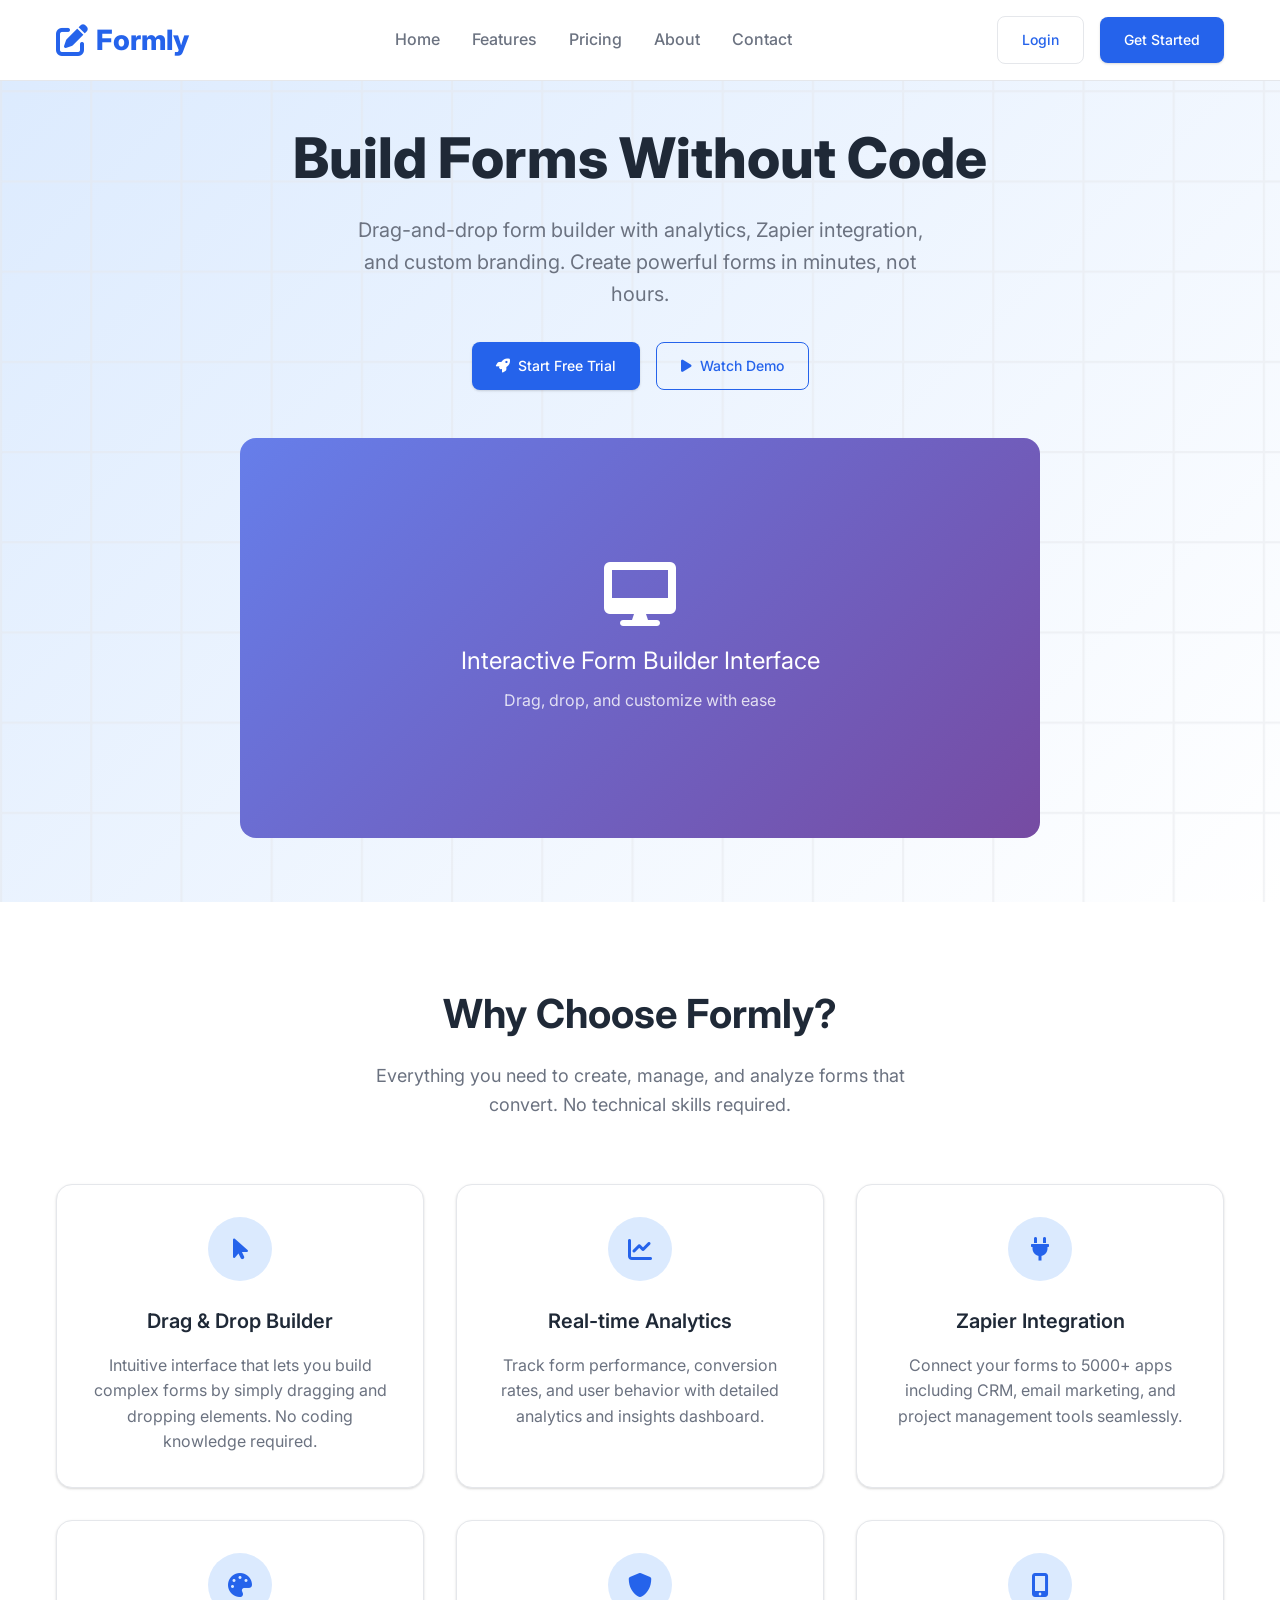
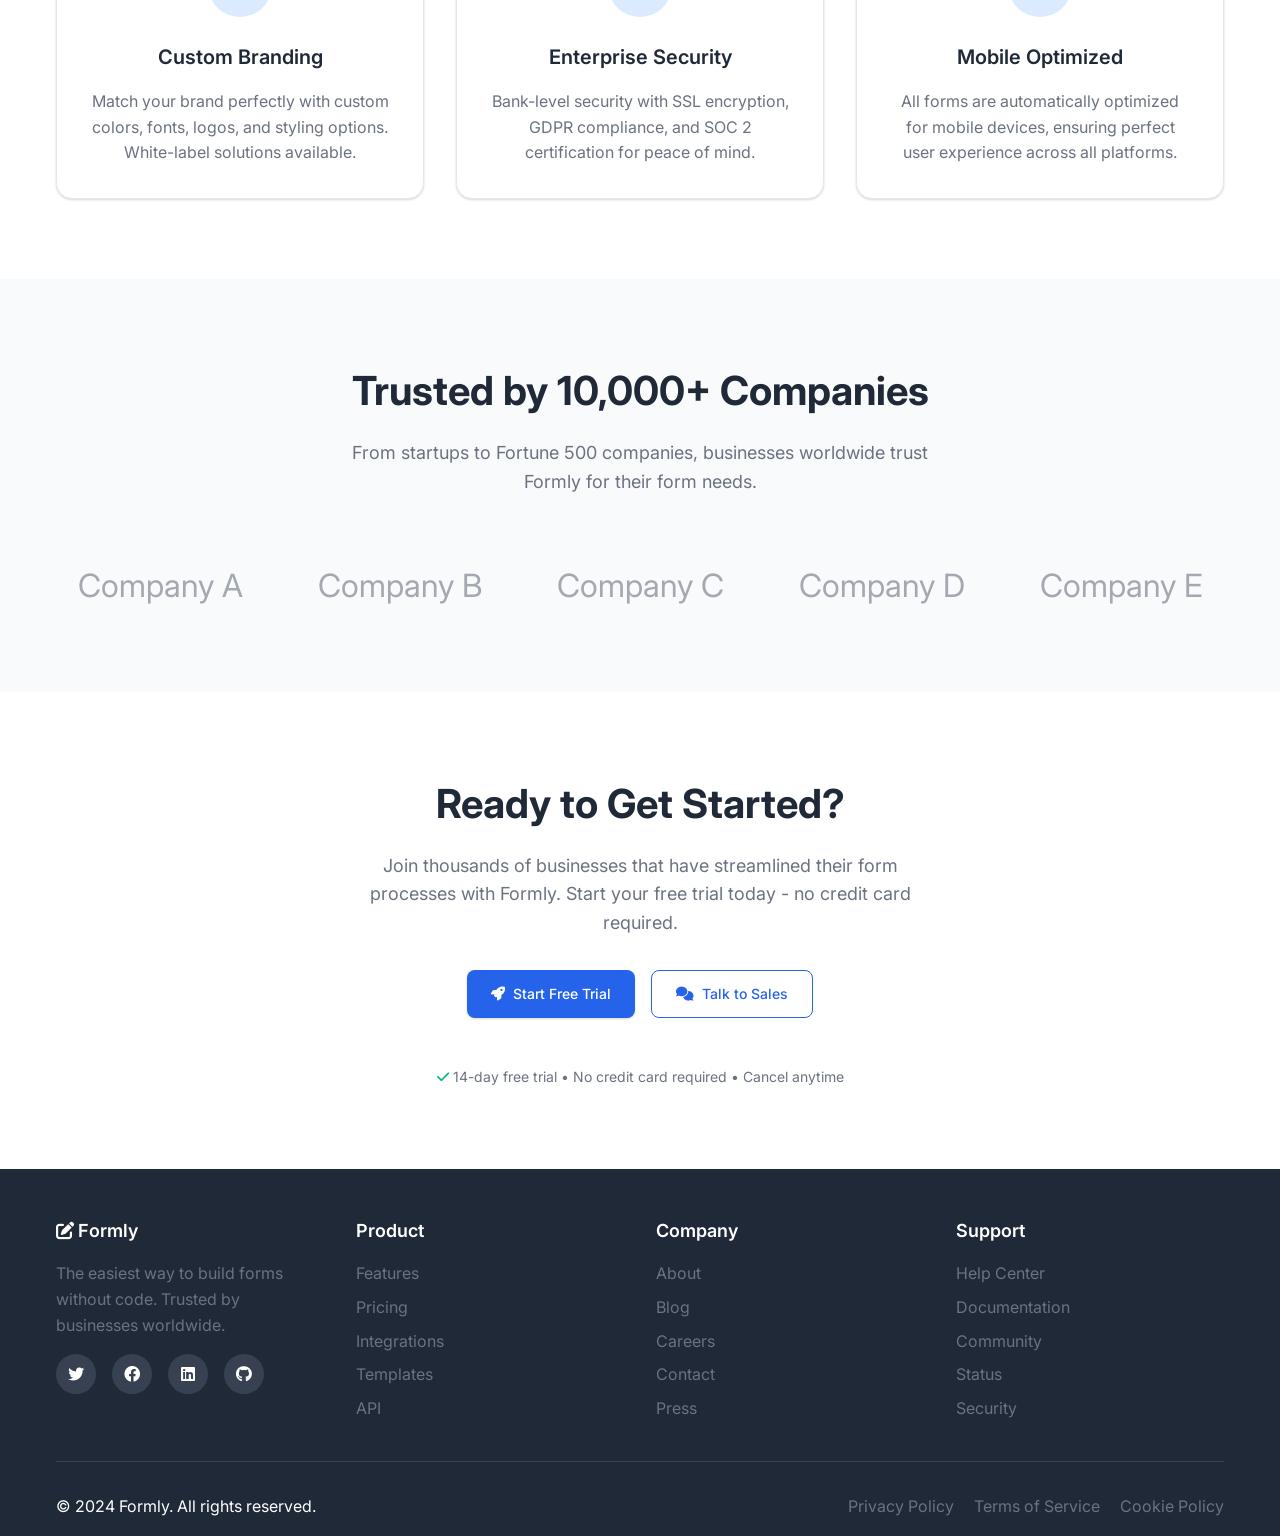
<file: index.html>
<!DOCTYPE html>
<html lang="en">
  <head>
    <meta charset="UTF-8" />
    <meta name="viewport" content="width=device-width, initial-scale=1.0" />
    <title>Formly - Build Forms Without Code</title>
    <meta
      name="description"
      content="Drag-and-drop form builder with analytics, Zapier integration, and custom branding. Create powerful forms without any coding skills."
    />

    <!-- Favicon -->
    <link
      rel="icon"
      type="image/x-icon"
      href="data:image/svg+xml,<svg xmlns='http://www.w3.org/2000/svg' viewBox='0 0 100 100'><text y='.9em' font-size='90'>📝</text></svg>"
    />

    <!-- Font Awesome -->
    <link
      rel="stylesheet"
      href="https://cdnjs.cloudflare.com/ajax/libs/font-awesome/6.0.0/css/all.min.css"
    />

    <!-- Custom CSS -->
    <link rel="stylesheet" href="styles.css" />
  </head>
  <body>
    <!-- Navigation -->
    <nav class="navbar">
      <div class="nav-container">
        <a href="index.html" class="logo">
          <i class="fas fa-edit"></i>
          Formly
        </a>

        <ul class="nav-links">
          <li><a href="index.html">Home</a></li>
          <li><a href="features.html">Features</a></li>
          <li><a href="pricing.html">Pricing</a></li>
          <li><a href="about.html">About</a></li>
          <li><a href="contact.html">Contact</a></li>
        </ul>

        <div class="nav-actions">
          <a href="login.html" class="btn btn-secondary">Login</a>
          <a href="signup.html" class="btn btn-primary">Get Started</a>
        </div>

        <button class="mobile-toggle">
          <i class="fas fa-bars"></i>
        </button>
      </div>
    </nav>

    <!-- Hero Section -->
    <section class="hero">
      <div class="container">
        <div class="hero-content">
          <h1>Build Forms Without Code</h1>
          <p class="tagline">
            Drag-and-drop form builder with analytics, Zapier integration, and
            custom branding. Create powerful forms in minutes, not hours.
          </p>

          <div class="hero-actions">
            <a href="signup.html" class="btn btn-primary">
              <i class="fas fa-rocket"></i>
              Start Free Trial
            </a>
            <a href="#demo" class="btn btn-outline">
              <i class="fas fa-play"></i>
              Watch Demo
            </a>
          </div>

          <div class="hero-image">
            <!-- Placeholder for form builder screenshot -->
            <div
              style="
                background: linear-gradient(135deg, #667eea 0%, #764ba2 100%);
                height: 400px;
                border-radius: 1rem;
                display: flex;
                align-items: center;
                justify-content: center;
                color: white;
                font-size: 1.5rem;
                text-align: center;
                padding: 2rem;
              "
            >
              <div>
                <i
                  class="fas fa-desktop"
                  style="font-size: 4rem; margin-bottom: 1rem; display: block"
                ></i>
                <p>Interactive Form Builder Interface</p>
                <p style="font-size: 1rem; opacity: 0.8; margin-top: 0.5rem">
                  Drag, drop, and customize with ease
                </p>
              </div>
            </div>
          </div>
        </div>
      </div>
    </section>

    <!-- Product Summary -->
    <section class="section">
      <div class="container">
        <div class="section-header">
          <h2 class="section-title">Why Choose Formly?</h2>
          <p class="section-subtitle">
            Everything you need to create, manage, and analyze forms that
            convert. No technical skills required.
          </p>
        </div>

        <div class="features-grid">
          <div class="feature-card">
            <div class="feature-icon">
              <i class="fas fa-mouse-pointer"></i>
            </div>
            <h3>Drag & Drop Builder</h3>
            <p>
              Intuitive interface that lets you build complex forms by simply
              dragging and dropping elements. No coding knowledge required.
            </p>
          </div>

          <div class="feature-card">
            <div class="feature-icon">
              <i class="fas fa-chart-line"></i>
            </div>
            <h3>Real-time Analytics</h3>
            <p>
              Track form performance, conversion rates, and user behavior with
              detailed analytics and insights dashboard.
            </p>
          </div>

          <div class="feature-card">
            <div class="feature-icon">
              <i class="fas fa-plug"></i>
            </div>
            <h3>Zapier Integration</h3>
            <p>
              Connect your forms to 5000+ apps including CRM, email marketing,
              and project management tools seamlessly.
            </p>
          </div>

          <div class="feature-card">
            <div class="feature-icon">
              <i class="fas fa-palette"></i>
            </div>
            <h3>Custom Branding</h3>
            <p>
              Match your brand perfectly with custom colors, fonts, logos, and
              styling options. White-label solutions available.
            </p>
          </div>

          <div class="feature-card">
            <div class="feature-icon">
              <i class="fas fa-shield-alt"></i>
            </div>
            <h3>Enterprise Security</h3>
            <p>
              Bank-level security with SSL encryption, GDPR compliance, and SOC
              2 certification for peace of mind.
            </p>
          </div>

          <div class="feature-card">
            <div class="feature-icon">
              <i class="fas fa-mobile-alt"></i>
            </div>
            <h3>Mobile Optimized</h3>
            <p>
              All forms are automatically optimized for mobile devices, ensuring
              perfect user experience across all platforms.
            </p>
          </div>
        </div>
      </div>
    </section>

    <!-- Social Proof -->
    <section class="section" style="background: var(--light-gray)">
      <div class="container">
        <div class="section-header">
          <h2 class="section-title">Trusted by 10,000+ Companies</h2>
          <p class="section-subtitle">
            From startups to Fortune 500 companies, businesses worldwide trust
            Formly for their form needs.
          </p>
        </div>

        <!-- Placeholder for company logos -->
        <div
          style="
            display: flex;
            justify-content: space-around;
            align-items: center;
            flex-wrap: wrap;
            gap: 2rem;
            opacity: 0.6;
          "
        >
          <div style="font-size: 2rem; color: var(--medium-gray)">
            Company A
          </div>
          <div style="font-size: 2rem; color: var(--medium-gray)">
            Company B
          </div>
          <div style="font-size: 2rem; color: var(--medium-gray)">
            Company C
          </div>
          <div style="font-size: 2rem; color: var(--medium-gray)">
            Company D
          </div>
          <div style="font-size: 2rem; color: var(--medium-gray)">
            Company E
          </div>
        </div>
      </div>
    </section>

    <!-- CTA Section -->
    <section class="section">
      <div class="container text-center">
        <h2 class="section-title">Ready to Get Started?</h2>
        <p class="section-subtitle mb-4">
          Join thousands of businesses that have streamlined their form
          processes with Formly. Start your free trial today - no credit card
          required.
        </p>

        <div class="hero-actions">
          <a href="signup.html" class="btn btn-primary">
            <i class="fas fa-rocket"></i>
            Start Free Trial
          </a>
          <a href="contact.html" class="btn btn-outline">
            <i class="fas fa-comments"></i>
            Talk to Sales
          </a>
        </div>

        <p
          style="
            margin-top: 1rem;
            color: var(--medium-gray);
            font-size: 0.875rem;
          "
        >
          <i class="fas fa-check" style="color: var(--success-green)"></i>
          14-day free trial • No credit card required • Cancel anytime
        </p>
      </div>
    </section>

    <!-- Footer -->
    <footer class="footer">
      <div class="container">
        <div class="footer-content">
          <div class="footer-section">
            <h4>
              <i class="fas fa-edit"></i>
              Formly
            </h4>
            <p style="color: var(--medium-gray); margin-bottom: 1rem">
              The easiest way to build forms without code. Trusted by businesses
              worldwide.
            </p>
            <div class="social-links">
              <a href="#"><i class="fab fa-twitter"></i></a>
              <a href="#"><i class="fab fa-facebook"></i></a>
              <a href="#"><i class="fab fa-linkedin"></i></a>
              <a href="#"><i class="fab fa-github"></i></a>
            </div>
          </div>

          <div class="footer-section">
            <h4>Product</h4>
            <ul>
              <li><a href="features.html">Features</a></li>
              <li><a href="pricing.html">Pricing</a></li>
              <li><a href="#">Integrations</a></li>
              <li><a href="#">Templates</a></li>
              <li><a href="#">API</a></li>
            </ul>
          </div>

          <div class="footer-section">
            <h4>Company</h4>
            <ul>
              <li><a href="about.html">About</a></li>
              <li><a href="#">Blog</a></li>
              <li><a href="#">Careers</a></li>
              <li><a href="contact.html">Contact</a></li>
              <li><a href="#">Press</a></li>
            </ul>
          </div>

          <div class="footer-section">
            <h4>Support</h4>
            <ul>
              <li><a href="#">Help Center</a></li>
              <li><a href="#">Documentation</a></li>
              <li><a href="#">Community</a></li>
              <li><a href="#">Status</a></li>
              <li><a href="#">Security</a></li>
            </ul>
          </div>
        </div>

        <div class="footer-bottom">
          <div>
            <p>&copy; 2024 Formly. All rights reserved.</p>
          </div>
          <div>
            <a
              href="#"
              style="
                color: var(--medium-gray);
                text-decoration: none;
                margin-right: 1rem;
              "
              >Privacy Policy</a
            >
            <a
              href="#"
              style="
                color: var(--medium-gray);
                text-decoration: none;
                margin-right: 1rem;
              "
              >Terms of Service</a
            >
            <a href="#" style="color: var(--medium-gray); text-decoration: none"
              >Cookie Policy</a
            >
          </div>
        </div>
      </div>
    </footer>

    <!-- JavaScript -->
    <script src="script.js"></script>
  </body>
</html>
</file>
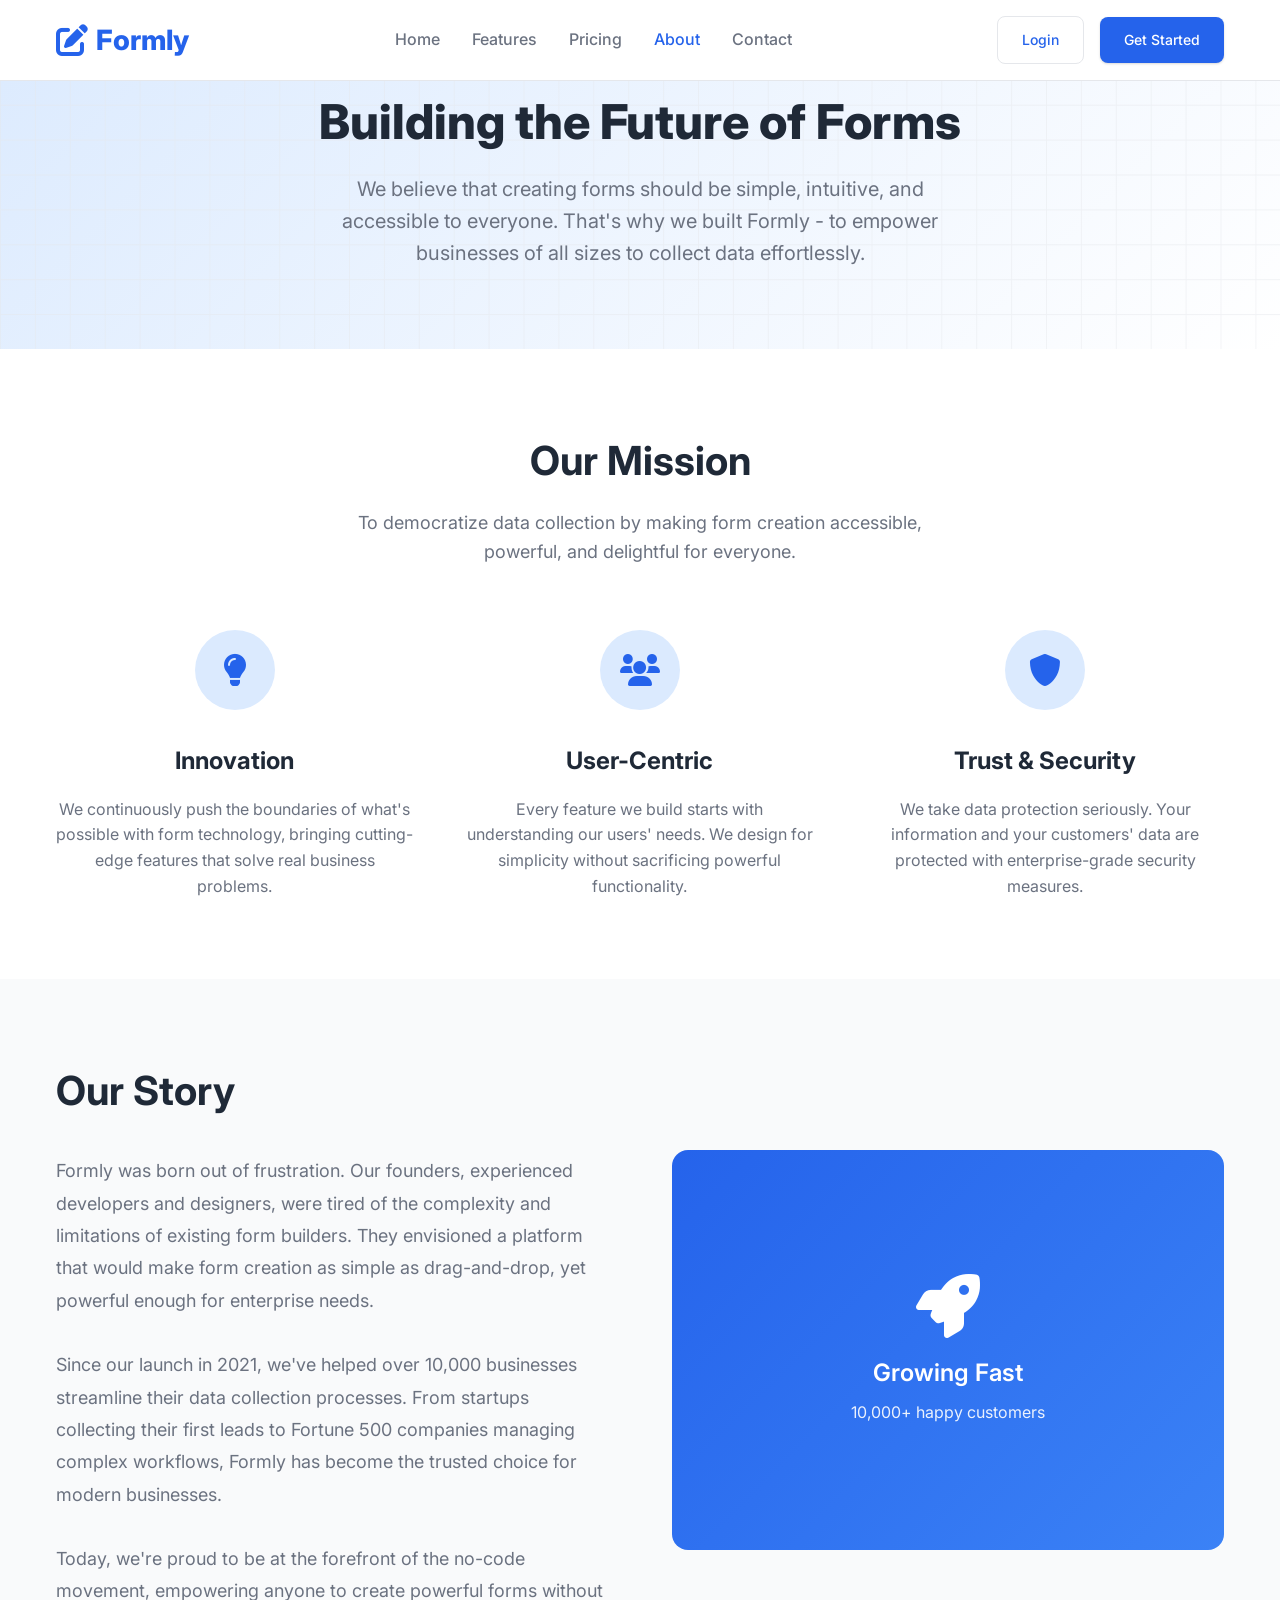
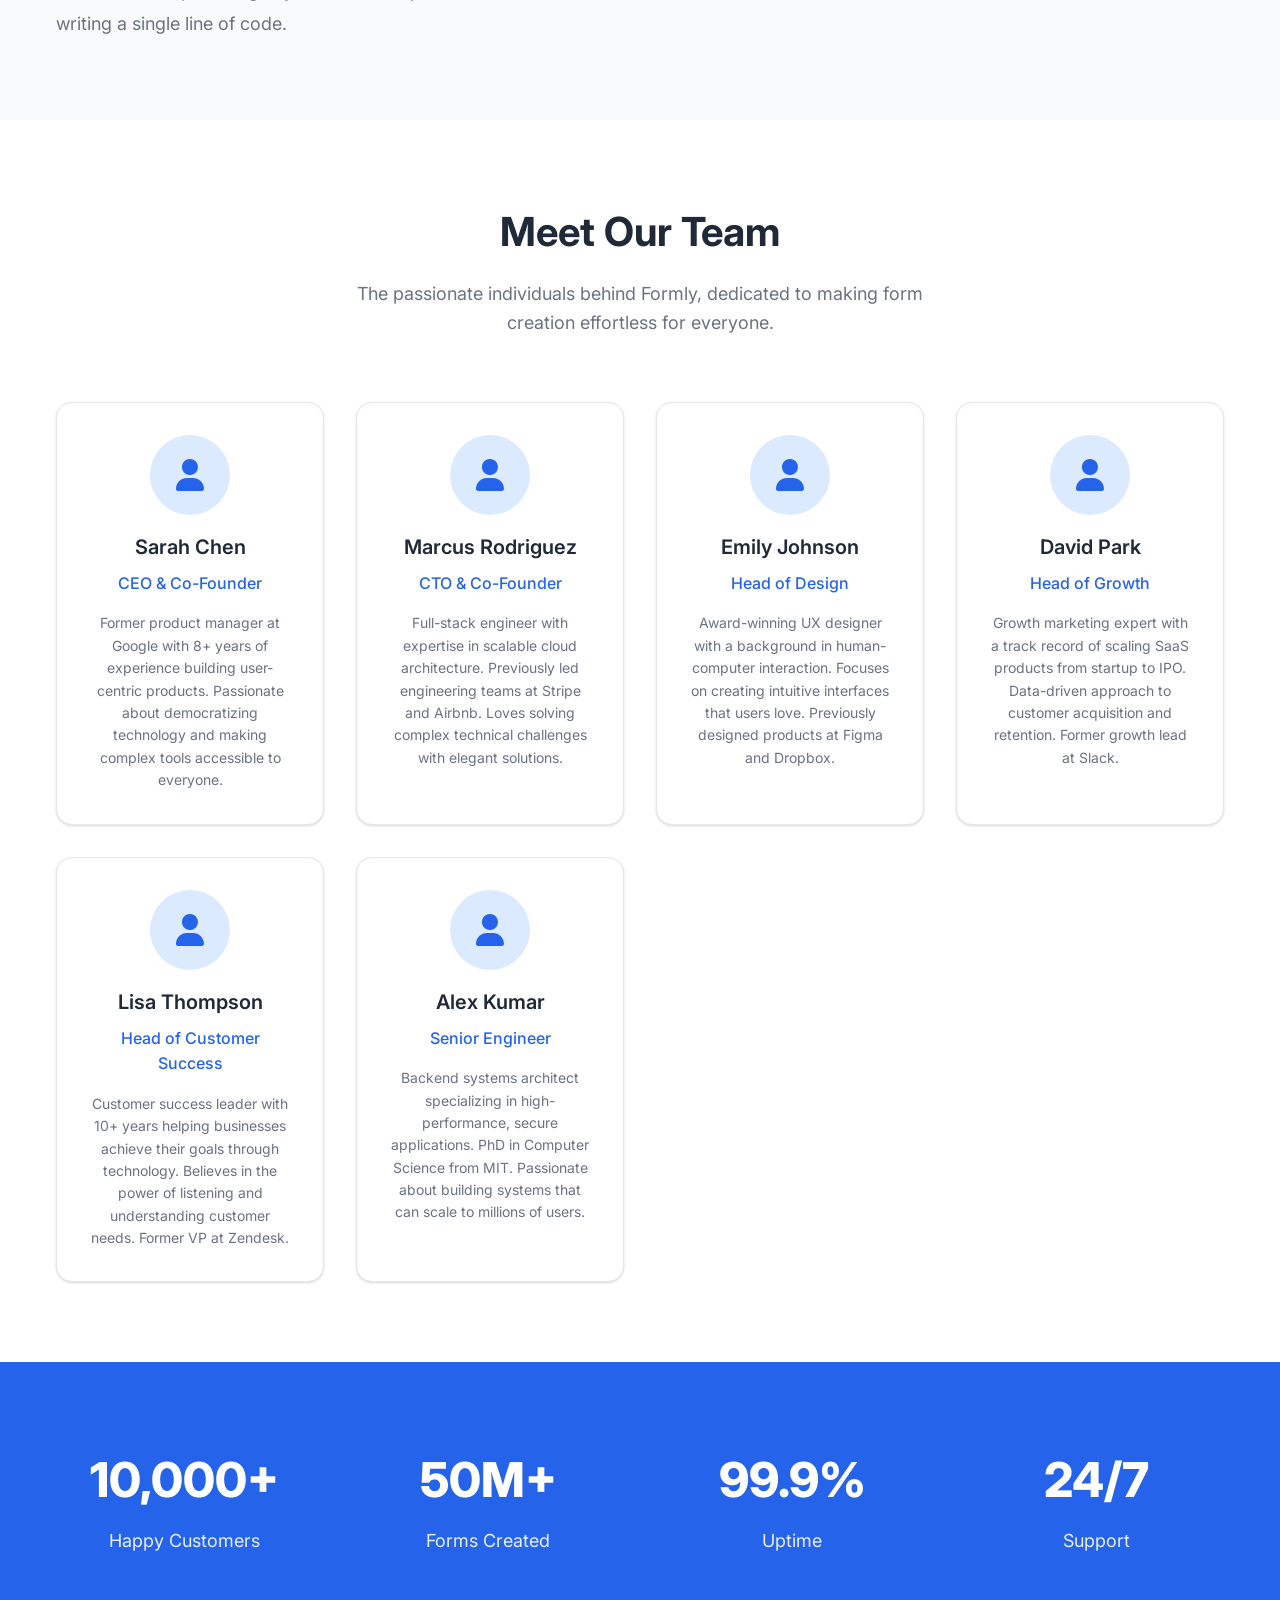
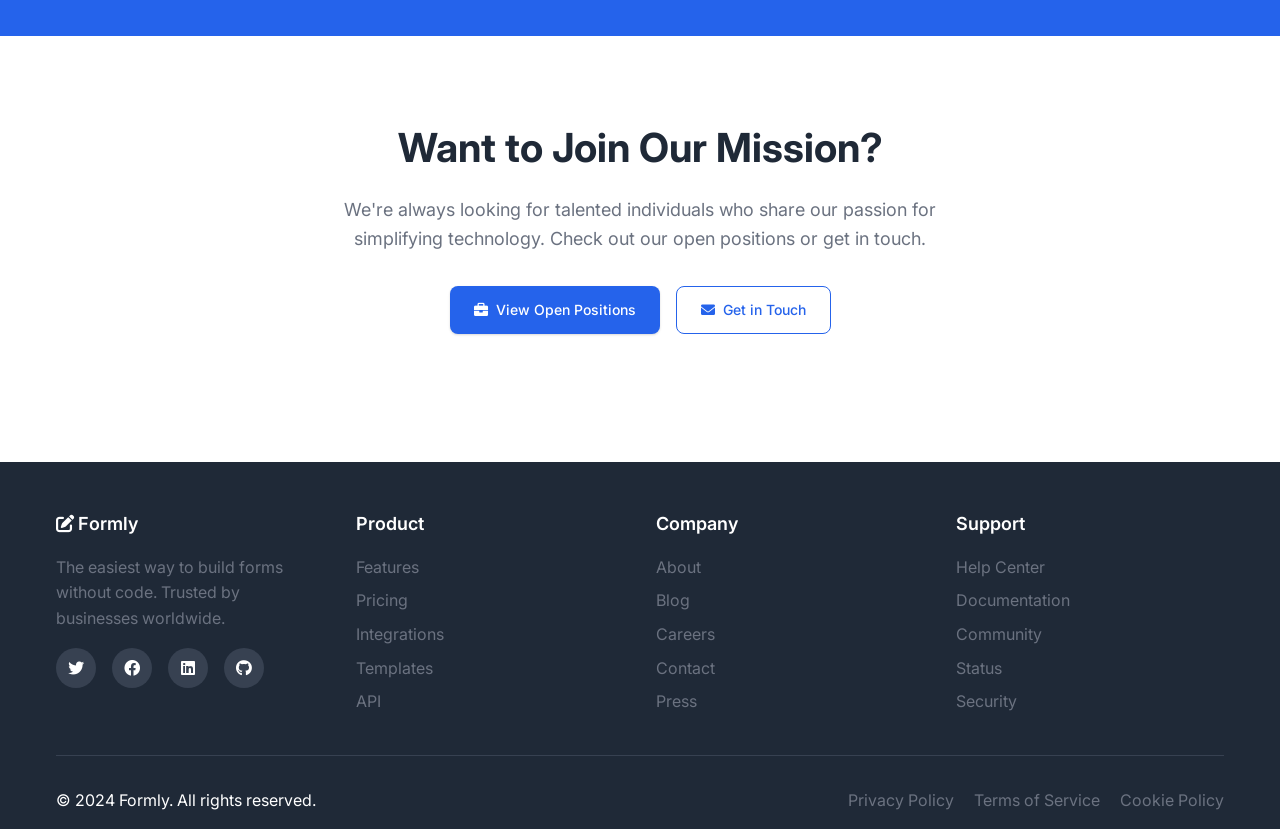
<file: about.html>
<!DOCTYPE html>
<html lang="en">
  <head>
    <meta charset="UTF-8" />
    <meta name="viewport" content="width=device-width, initial-scale=1.0" />
    <title>About - Formly</title>
    <meta
      name="description"
      content="Learn about Formly's mission to simplify form creation for businesses worldwide. Meet our team and discover our story."
    />

    <!-- Favicon -->
    <link
      rel="icon"
      type="image/x-icon"
      href="data:image/svg+xml,<svg xmlns='http://www.w3.org/2000/svg' viewBox='0 0 100 100'><text y='.9em' font-size='90'>📝</text></svg>"
    />

    <!-- Font Awesome -->
    <link
      rel="stylesheet"
      href="https://cdnjs.cloudflare.com/ajax/libs/font-awesome/6.0.0/css/all.min.css"
    />

    <!-- Custom CSS -->
    <link rel="stylesheet" href="styles.css" />
  </head>
  <body>
    <!-- Navigation -->
    <nav class="navbar">
      <div class="nav-container">
        <a href="index.html" class="logo">
          <i class="fas fa-edit"></i>
          Formly
        </a>

        <ul class="nav-links">
          <li><a href="index.html">Home</a></li>
          <li><a href="features.html">Features</a></li>
          <li><a href="pricing.html">Pricing</a></li>
          <li>
            <a href="about.html" style="color: var(--primary-blue)">About</a>
          </li>
          <li><a href="contact.html">Contact</a></li>
        </ul>

        <div class="nav-actions">
          <a href="login.html" class="btn btn-secondary">Login</a>
          <a href="signup.html" class="btn btn-primary">Get Started</a>
        </div>

        <button class="mobile-toggle">
          <i class="fas fa-bars"></i>
        </button>
      </div>
    </nav>

    <!-- Hero Section -->
    <section class="hero" style="padding: 6rem 0 3rem">
      <div class="container">
        <div class="hero-content">
          <h1 style="font-size: 3rem">Building the Future of Forms</h1>
          <p class="tagline">
            We believe that creating forms should be simple, intuitive, and
            accessible to everyone. That's why we built Formly - to empower
            businesses of all sizes to collect data effortlessly.
          </p>
        </div>
      </div>
    </section>

    <!-- Mission Section -->
    <section class="section">
      <div class="container">
        <div class="section-header">
          <h2 class="section-title">Our Mission</h2>
          <p class="section-subtitle">
            To democratize data collection by making form creation accessible,
            powerful, and delightful for everyone.
          </p>
        </div>

        <div
          style="
            display: grid;
            grid-template-columns: repeat(auto-fit, minmax(300px, 1fr));
            gap: 3rem;
            margin-top: 4rem;
          "
        >
          <div style="text-align: center">
            <div
              style="
                width: 5rem;
                height: 5rem;
                background: var(--light-blue);
                border-radius: 50%;
                display: flex;
                align-items: center;
                justify-content: center;
                margin: 0 auto 2rem;
                font-size: 2rem;
                color: var(--primary-blue);
              "
            >
              <i class="fas fa-lightbulb"></i>
            </div>
            <h3
              style="
                font-size: 1.5rem;
                margin-bottom: 1rem;
                color: var(--dark-gray);
              "
            >
              Innovation
            </h3>
            <p style="color: var(--medium-gray); line-height: 1.6">
              We continuously push the boundaries of what's possible with form
              technology, bringing cutting-edge features that solve real
              business problems.
            </p>
          </div>

          <div style="text-align: center">
            <div
              style="
                width: 5rem;
                height: 5rem;
                background: var(--light-blue);
                border-radius: 50%;
                display: flex;
                align-items: center;
                justify-content: center;
                margin: 0 auto 2rem;
                font-size: 2rem;
                color: var(--primary-blue);
              "
            >
              <i class="fas fa-users"></i>
            </div>
            <h3
              style="
                font-size: 1.5rem;
                margin-bottom: 1rem;
                color: var(--dark-gray);
              "
            >
              User-Centric
            </h3>
            <p style="color: var(--medium-gray); line-height: 1.6">
              Every feature we build starts with understanding our users' needs.
              We design for simplicity without sacrificing powerful
              functionality.
            </p>
          </div>

          <div style="text-align: center">
            <div
              style="
                width: 5rem;
                height: 5rem;
                background: var(--light-blue);
                border-radius: 50%;
                display: flex;
                align-items: center;
                justify-content: center;
                margin: 0 auto 2rem;
                font-size: 2rem;
                color: var(--primary-blue);
              "
            >
              <i class="fas fa-shield-alt"></i>
            </div>
            <h3
              style="
                font-size: 1.5rem;
                margin-bottom: 1rem;
                color: var(--dark-gray);
              "
            >
              Trust & Security
            </h3>
            <p style="color: var(--medium-gray); line-height: 1.6">
              We take data protection seriously. Your information and your
              customers' data are protected with enterprise-grade security
              measures.
            </p>
          </div>
        </div>
      </div>
    </section>

    <!-- Story Section -->
    <section class="section" style="background: var(--light-gray)">
      <div class="container">
        <div
          style="
            display: grid;
            grid-template-columns: 1fr 1fr;
            gap: 4rem;
            align-items: center;
          "
        >
          <div>
            <h2
              style="
                font-size: 2.5rem;
                margin-bottom: 2rem;
                color: var(--dark-gray);
              "
            >
              Our Story
            </h2>
            <p
              style="
                font-size: 1.125rem;
                color: var(--medium-gray);
                margin-bottom: 2rem;
                line-height: 1.8;
              "
            >
              Formly was born out of frustration. Our founders, experienced
              developers and designers, were tired of the complexity and
              limitations of existing form builders. They envisioned a platform
              that would make form creation as simple as drag-and-drop, yet
              powerful enough for enterprise needs.
            </p>
            <p
              style="
                font-size: 1.125rem;
                color: var(--medium-gray);
                margin-bottom: 2rem;
                line-height: 1.8;
              "
            >
              Since our launch in 2021, we've helped over 10,000 businesses
              streamline their data collection processes. From startups
              collecting their first leads to Fortune 500 companies managing
              complex workflows, Formly has become the trusted choice for modern
              businesses.
            </p>
            <p
              style="
                font-size: 1.125rem;
                color: var(--medium-gray);
                line-height: 1.8;
              "
            >
              Today, we're proud to be at the forefront of the no-code movement,
              empowering anyone to create powerful forms without writing a
              single line of code.
            </p>
          </div>
          <div>
            <div
              style="
                background: linear-gradient(
                  135deg,
                  var(--primary-blue) 0%,
                  var(--secondary-blue) 100%
                );
                height: 400px;
                border-radius: 1rem;
                display: flex;
                align-items: center;
                justify-content: center;
                color: white;
              "
            >
              <div style="text-align: center">
                <i
                  class="fas fa-rocket"
                  style="font-size: 4rem; margin-bottom: 1rem"
                ></i>
                <p style="font-size: 1.5rem; font-weight: 600">Growing Fast</p>
                <p style="font-size: 1rem; opacity: 0.9; margin-top: 0.5rem">
                  10,000+ happy customers
                </p>
              </div>
            </div>
          </div>
        </div>
      </div>
    </section>

    <!-- Team Section -->
    <section class="section">
      <div class="container">
        <div class="section-header">
          <h2 class="section-title">Meet Our Team</h2>
          <p class="section-subtitle">
            The passionate individuals behind Formly, dedicated to making form
            creation effortless for everyone.
          </p>
        </div>

        <div class="team-grid">
          <div class="team-member">
            <div class="team-avatar">
              <i class="fas fa-user"></i>
            </div>
            <h3>Sarah Chen</h3>
            <div class="team-role">CEO & Co-Founder</div>
            <p class="team-bio">
              Former product manager at Google with 8+ years of experience
              building user-centric products. Passionate about democratizing
              technology and making complex tools accessible to everyone.
            </p>
          </div>

          <div class="team-member">
            <div class="team-avatar">
              <i class="fas fa-user"></i>
            </div>
            <h3>Marcus Rodriguez</h3>
            <div class="team-role">CTO & Co-Founder</div>
            <p class="team-bio">
              Full-stack engineer with expertise in scalable cloud architecture.
              Previously led engineering teams at Stripe and Airbnb. Loves
              solving complex technical challenges with elegant solutions.
            </p>
          </div>

          <div class="team-member">
            <div class="team-avatar">
              <i class="fas fa-user"></i>
            </div>
            <h3>Emily Johnson</h3>
            <div class="team-role">Head of Design</div>
            <p class="team-bio">
              Award-winning UX designer with a background in human-computer
              interaction. Focuses on creating intuitive interfaces that users
              love. Previously designed products at Figma and Dropbox.
            </p>
          </div>

          <div class="team-member">
            <div class="team-avatar">
              <i class="fas fa-user"></i>
            </div>
            <h3>David Park</h3>
            <div class="team-role">Head of Growth</div>
            <p class="team-bio">
              Growth marketing expert with a track record of scaling SaaS
              products from startup to IPO. Data-driven approach to customer
              acquisition and retention. Former growth lead at Slack.
            </p>
          </div>

          <div class="team-member">
            <div class="team-avatar">
              <i class="fas fa-user"></i>
            </div>
            <h3>Lisa Thompson</h3>
            <div class="team-role">Head of Customer Success</div>
            <p class="team-bio">
              Customer success leader with 10+ years helping businesses achieve
              their goals through technology. Believes in the power of listening
              and understanding customer needs. Former VP at Zendesk.
            </p>
          </div>

          <div class="team-member">
            <div class="team-avatar">
              <i class="fas fa-user"></i>
            </div>
            <h3>Alex Kumar</h3>
            <div class="team-role">Senior Engineer</div>
            <p class="team-bio">
              Backend systems architect specializing in high-performance, secure
              applications. PhD in Computer Science from MIT. Passionate about
              building systems that can scale to millions of users.
            </p>
          </div>
        </div>
      </div>
    </section>

    <!-- Stats Section -->
    <section
      class="section"
      style="background: var(--primary-blue); color: white"
    >
      <div class="container">
        <div
          style="
            display: grid;
            grid-template-columns: repeat(auto-fit, minmax(200px, 1fr));
            gap: 3rem;
            text-align: center;
          "
        >
          <div>
            <div
              style="font-size: 3rem; font-weight: 800; margin-bottom: 0.5rem"
            >
              10,000+
            </div>
            <div style="font-size: 1.125rem; opacity: 0.9">Happy Customers</div>
          </div>
          <div>
            <div
              style="font-size: 3rem; font-weight: 800; margin-bottom: 0.5rem"
            >
              50M+
            </div>
            <div style="font-size: 1.125rem; opacity: 0.9">Forms Created</div>
          </div>
          <div>
            <div
              style="font-size: 3rem; font-weight: 800; margin-bottom: 0.5rem"
            >
              99.9%
            </div>
            <div style="font-size: 1.125rem; opacity: 0.9">Uptime</div>
          </div>
          <div>
            <div
              style="font-size: 3rem; font-weight: 800; margin-bottom: 0.5rem"
            >
              24/7
            </div>
            <div style="font-size: 1.125rem; opacity: 0.9">Support</div>
          </div>
        </div>
      </div>
    </section>

    <!-- CTA Section -->
    <section class="section">
      <div class="container text-center">
        <h2 class="section-title">Want to Join Our Mission?</h2>
        <p class="section-subtitle mb-4">
          We're always looking for talented individuals who share our passion
          for simplifying technology. Check out our open positions or get in
          touch.
        </p>

        <div class="hero-actions">
          <a href="#" class="btn btn-primary">
            <i class="fas fa-briefcase"></i>
            View Open Positions
          </a>
          <a href="contact.html" class="btn btn-outline">
            <i class="fas fa-envelope"></i>
            Get in Touch
          </a>
        </div>
      </div>
    </section>

    <!-- Footer -->
    <footer class="footer">
      <div class="container">
        <div class="footer-content">
          <div class="footer-section">
            <h4>
              <i class="fas fa-edit"></i>
              Formly
            </h4>
            <p style="color: var(--medium-gray); margin-bottom: 1rem">
              The easiest way to build forms without code. Trusted by businesses
              worldwide.
            </p>
            <div class="social-links">
              <a href="#"><i class="fab fa-twitter"></i></a>
              <a href="#"><i class="fab fa-facebook"></i></a>
              <a href="#"><i class="fab fa-linkedin"></i></a>
              <a href="#"><i class="fab fa-github"></i></a>
            </div>
          </div>

          <div class="footer-section">
            <h4>Product</h4>
            <ul>
              <li><a href="features.html">Features</a></li>
              <li><a href="pricing.html">Pricing</a></li>
              <li><a href="#">Integrations</a></li>
              <li><a href="#">Templates</a></li>
              <li><a href="#">API</a></li>
            </ul>
          </div>

          <div class="footer-section">
            <h4>Company</h4>
            <ul>
              <li><a href="about.html">About</a></li>
              <li><a href="#">Blog</a></li>
              <li><a href="#">Careers</a></li>
              <li><a href="contact.html">Contact</a></li>
              <li><a href="#">Press</a></li>
            </ul>
          </div>

          <div class="footer-section">
            <h4>Support</h4>
            <ul>
              <li><a href="#">Help Center</a></li>
              <li><a href="#">Documentation</a></li>
              <li><a href="#">Community</a></li>
              <li><a href="#">Status</a></li>
              <li><a href="#">Security</a></li>
            </ul>
          </div>
        </div>

        <div class="footer-bottom">
          <div>
            <p>&copy; 2024 Formly. All rights reserved.</p>
          </div>
          <div>
            <a
              href="#"
              style="
                color: var(--medium-gray);
                text-decoration: none;
                margin-right: 1rem;
              "
              >Privacy Policy</a
            >
            <a
              href="#"
              style="
                color: var(--medium-gray);
                text-decoration: none;
                margin-right: 1rem;
              "
              >Terms of Service</a
            >
            <a href="#" style="color: var(--medium-gray); text-decoration: none"
              >Cookie Policy</a
            >
          </div>
        </div>
      </div>
    </footer>

    <!-- JavaScript -->
    <script src="script.js"></script>

    <style>
      @media (max-width: 768px) {
        .section > .container > div[style*="grid-template-columns: 1fr 1fr"] {
          grid-template-columns: 1fr;
          gap: 2rem;
        }
      }
    </style>
  </body>
</html>
</file>
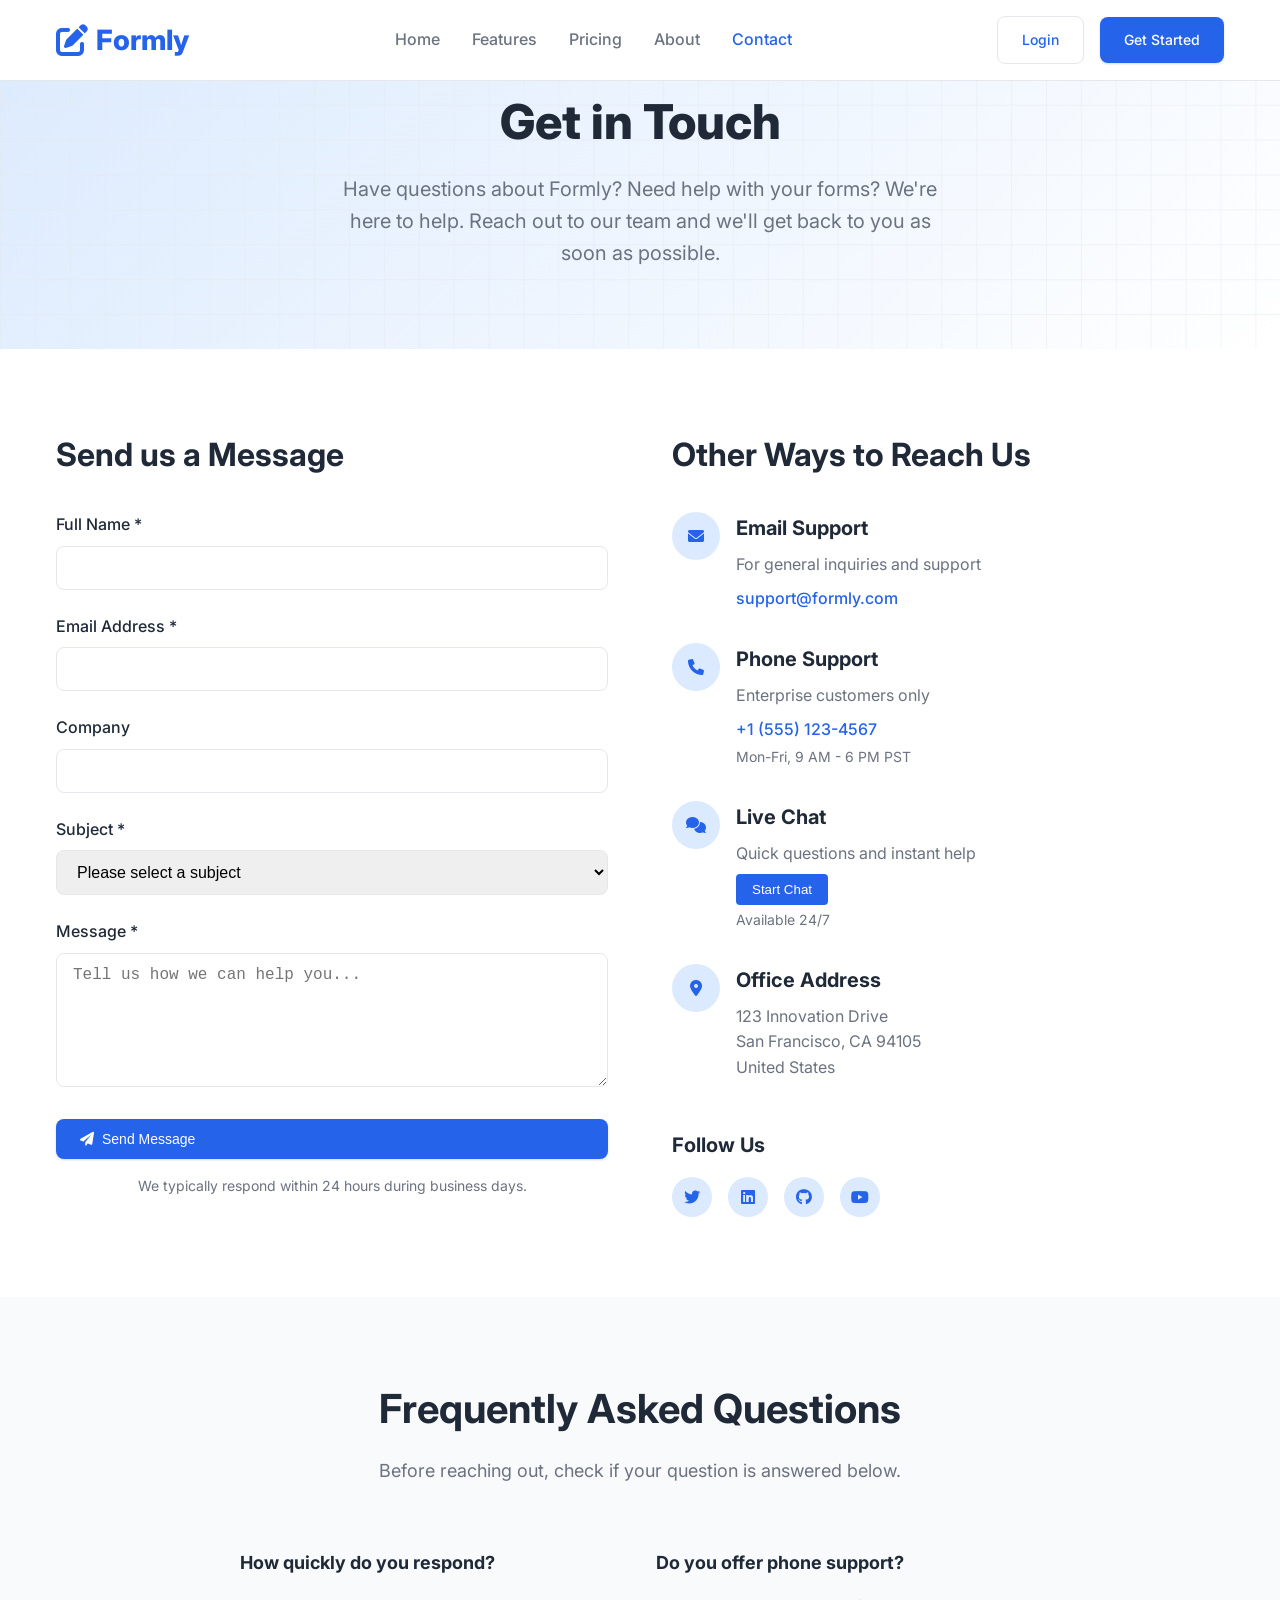
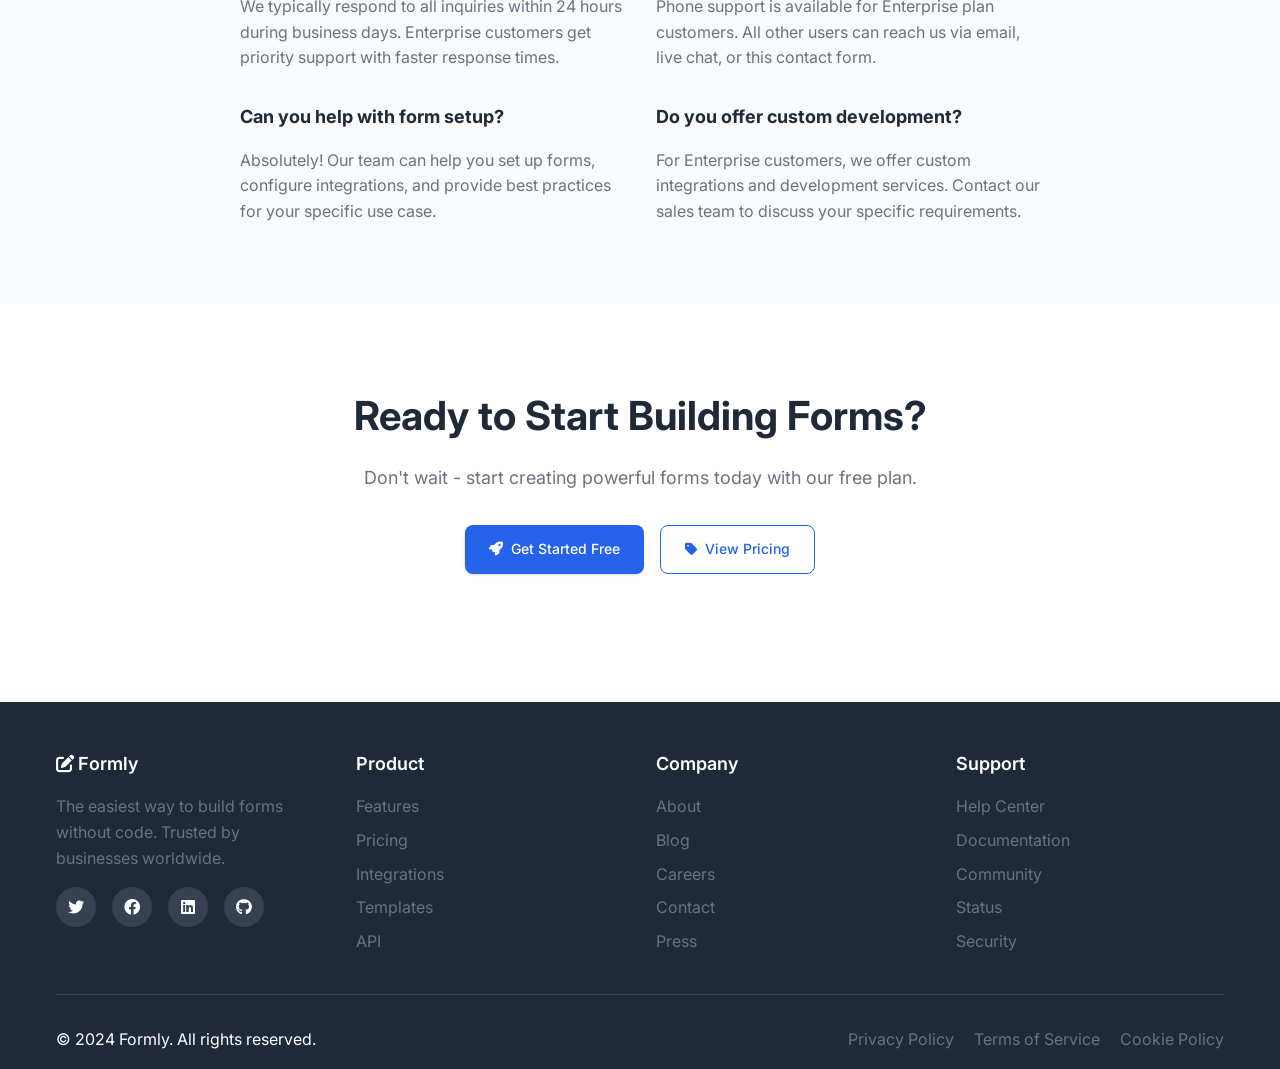
<file: contact.html>
<!DOCTYPE html>
<html lang="en">
  <head>
    <meta charset="UTF-8" />
    <meta name="viewport" content="width=device-width, initial-scale=1.0" />
    <title>Contact - Formly</title>
    <meta
      name="description"
      content="Get in touch with the Formly team. We're here to help with your form building needs and answer any questions."
    />

    <!-- Favicon -->
    <link
      rel="icon"
      type="image/x-icon"
      href="data:image/svg+xml,<svg xmlns='http://www.w3.org/2000/svg' viewBox='0 0 100 100'><text y='.9em' font-size='90'>📝</text></svg>"
    />

    <!-- Font Awesome -->
    <link
      rel="stylesheet"
      href="https://cdnjs.cloudflare.com/ajax/libs/font-awesome/6.0.0/css/all.min.css"
    />

    <!-- Custom CSS -->
    <link rel="stylesheet" href="styles.css" />
  </head>
  <body>
    <!-- Navigation -->
    <nav class="navbar">
      <div class="nav-container">
        <a href="index.html" class="logo">
          <i class="fas fa-edit"></i>
          Formly
        </a>

        <ul class="nav-links">
          <li><a href="index.html">Home</a></li>
          <li><a href="features.html">Features</a></li>
          <li><a href="pricing.html">Pricing</a></li>
          <li><a href="about.html">About</a></li>
          <li>
            <a href="contact.html" style="color: var(--primary-blue)"
              >Contact</a
            >
          </li>
        </ul>

        <div class="nav-actions">
          <a href="login.html" class="btn btn-secondary">Login</a>
          <a href="signup.html" class="btn btn-primary">Get Started</a>
        </div>

        <button class="mobile-toggle">
          <i class="fas fa-bars"></i>
        </button>
      </div>
    </nav>

    <!-- Hero Section -->
    <section class="hero" style="padding: 6rem 0 3rem">
      <div class="container">
        <div class="hero-content">
          <h1 style="font-size: 3rem">Get in Touch</h1>
          <p class="tagline">
            Have questions about Formly? Need help with your forms? We're here
            to help. Reach out to our team and we'll get back to you as soon as
            possible.
          </p>
        </div>
      </div>
    </section>

    <!-- Contact Section -->
    <section class="section">
      <div class="container">
        <div
          style="
            display: grid;
            grid-template-columns: 1fr 1fr;
            gap: 4rem;
            align-items: start;
          "
        >
          <!-- Contact Form -->
          <div>
            <h2
              style="
                font-size: 2rem;
                margin-bottom: 2rem;
                color: var(--dark-gray);
              "
            >
              Send us a Message
            </h2>

            <form
              class="contact-form"
              style="
                background: white;
                padding: 0;
                border: none;
                box-shadow: none;
              "
            >
              <div class="form-group">
                <label for="name" class="form-label">Full Name *</label>
                <input
                  type="text"
                  id="name"
                  name="name"
                  class="form-input"
                  required
                />
              </div>

              <div class="form-group">
                <label for="email" class="form-label">Email Address *</label>
                <input
                  type="email"
                  id="email"
                  name="email"
                  class="form-input"
                  required
                />
              </div>

              <div class="form-group">
                <label for="company" class="form-label">Company</label>
                <input
                  type="text"
                  id="company"
                  name="company"
                  class="form-input"
                />
              </div>

              <div class="form-group">
                <label for="subject" class="form-label">Subject *</label>
                <select id="subject" name="subject" class="form-input" required>
                  <option value="">Please select a subject</option>
                  <option value="general">General Inquiry</option>
                  <option value="support">Technical Support</option>
                  <option value="sales">Sales Question</option>
                  <option value="billing">Billing Issue</option>
                  <option value="feature">Feature Request</option>
                  <option value="partnership">Partnership</option>
                  <option value="other">Other</option>
                </select>
              </div>

              <div class="form-group">
                <label for="message" class="form-label">Message *</label>
                <textarea
                  id="message"
                  name="message"
                  class="form-input form-textarea"
                  rows="6"
                  required
                  placeholder="Tell us how we can help you..."
                ></textarea>
              </div>

              <button type="submit" class="btn btn-primary" style="width: 100%">
                <i class="fas fa-paper-plane"></i>
                Send Message
              </button>

              <p
                style="
                  margin-top: 1rem;
                  font-size: 0.875rem;
                  color: var(--medium-gray);
                  text-align: center;
                "
              >
                We typically respond within 24 hours during business days.
              </p>
            </form>
          </div>

          <!-- Contact Information -->
          <div>
            <h2
              style="
                font-size: 2rem;
                margin-bottom: 2rem;
                color: var(--dark-gray);
              "
            >
              Other Ways to Reach Us
            </h2>

            <div style="margin-bottom: 3rem">
              <div
                style="
                  display: flex;
                  align-items: start;
                  gap: 1rem;
                  margin-bottom: 2rem;
                "
              >
                <div
                  style="
                    width: 3rem;
                    height: 3rem;
                    background: var(--light-blue);
                    border-radius: 50%;
                    display: flex;
                    align-items: center;
                    justify-content: center;
                    flex-shrink: 0;
                  "
                >
                  <i
                    class="fas fa-envelope"
                    style="color: var(--primary-blue)"
                  ></i>
                </div>
                <div>
                  <h3
                    style="
                      font-size: 1.25rem;
                      margin-bottom: 0.5rem;
                      color: var(--dark-gray);
                    "
                  >
                    Email Support
                  </h3>
                  <p style="color: var(--medium-gray); margin-bottom: 0.5rem">
                    For general inquiries and support
                  </p>
                  <a
                    href="mailto:support@formly.com"
                    style="
                      color: var(--primary-blue);
                      text-decoration: none;
                      font-weight: 500;
                    "
                    >support@formly.com</a
                  >
                </div>
              </div>

              <div
                style="
                  display: flex;
                  align-items: start;
                  gap: 1rem;
                  margin-bottom: 2rem;
                "
              >
                <div
                  style="
                    width: 3rem;
                    height: 3rem;
                    background: var(--light-blue);
                    border-radius: 50%;
                    display: flex;
                    align-items: center;
                    justify-content: center;
                    flex-shrink: 0;
                  "
                >
                  <i
                    class="fas fa-phone"
                    style="color: var(--primary-blue)"
                  ></i>
                </div>
                <div>
                  <h3
                    style="
                      font-size: 1.25rem;
                      margin-bottom: 0.5rem;
                      color: var(--dark-gray);
                    "
                  >
                    Phone Support
                  </h3>
                  <p style="color: var(--medium-gray); margin-bottom: 0.5rem">
                    Enterprise customers only
                  </p>
                  <a
                    href="tel:+1-555-123-4567"
                    style="
                      color: var(--primary-blue);
                      text-decoration: none;
                      font-weight: 500;
                    "
                    >+1 (555) 123-4567</a
                  >
                  <p
                    style="
                      font-size: 0.875rem;
                      color: var(--medium-gray);
                      margin-top: 0.25rem;
                    "
                  >
                    Mon-Fri, 9 AM - 6 PM PST
                  </p>
                </div>
              </div>

              <div
                style="
                  display: flex;
                  align-items: start;
                  gap: 1rem;
                  margin-bottom: 2rem;
                "
              >
                <div
                  style="
                    width: 3rem;
                    height: 3rem;
                    background: var(--light-blue);
                    border-radius: 50%;
                    display: flex;
                    align-items: center;
                    justify-content: center;
                    flex-shrink: 0;
                  "
                >
                  <i
                    class="fas fa-comments"
                    style="color: var(--primary-blue)"
                  ></i>
                </div>
                <div>
                  <h3
                    style="
                      font-size: 1.25rem;
                      margin-bottom: 0.5rem;
                      color: var(--dark-gray);
                    "
                  >
                    Live Chat
                  </h3>
                  <p style="color: var(--medium-gray); margin-bottom: 0.5rem">
                    Quick questions and instant help
                  </p>
                  <button
                    onclick="alert('Live chat would open here')"
                    style="
                      background: var(--primary-blue);
                      color: white;
                      border: none;
                      padding: 0.5rem 1rem;
                      border-radius: 0.25rem;
                      cursor: pointer;
                      font-weight: 500;
                    "
                  >
                    Start Chat
                  </button>
                  <p
                    style="
                      font-size: 0.875rem;
                      color: var(--medium-gray);
                      margin-top: 0.25rem;
                    "
                  >
                    Available 24/7
                  </p>
                </div>
              </div>

              <div style="display: flex; align-items: start; gap: 1rem">
                <div
                  style="
                    width: 3rem;
                    height: 3rem;
                    background: var(--light-blue);
                    border-radius: 50%;
                    display: flex;
                    align-items: center;
                    justify-content: center;
                    flex-shrink: 0;
                  "
                >
                  <i
                    class="fas fa-map-marker-alt"
                    style="color: var(--primary-blue)"
                  ></i>
                </div>
                <div>
                  <h3
                    style="
                      font-size: 1.25rem;
                      margin-bottom: 0.5rem;
                      color: var(--dark-gray);
                    "
                  >
                    Office Address
                  </h3>
                  <p style="color: var(--medium-gray)">
                    123 Innovation Drive<br />
                    San Francisco, CA 94105<br />
                    United States
                  </p>
                </div>
              </div>
            </div>

            <!-- Social Links -->
            <div>
              <h3
                style="
                  font-size: 1.25rem;
                  margin-bottom: 1rem;
                  color: var(--dark-gray);
                "
              >
                Follow Us
              </h3>
              <div style="display: flex; gap: 1rem">
                <a
                  href="#"
                  style="
                    width: 2.5rem;
                    height: 2.5rem;
                    background: var(--light-blue);
                    border-radius: 50%;
                    display: flex;
                    align-items: center;
                    justify-content: center;
                    color: var(--primary-blue);
                    text-decoration: none;
                    transition: all 0.3s ease;
                  "
                >
                  <i class="fab fa-twitter"></i>
                </a>
                <a
                  href="#"
                  style="
                    width: 2.5rem;
                    height: 2.5rem;
                    background: var(--light-blue);
                    border-radius: 50%;
                    display: flex;
                    align-items: center;
                    justify-content: center;
                    color: var(--primary-blue);
                    text-decoration: none;
                    transition: all 0.3s ease;
                  "
                >
                  <i class="fab fa-linkedin"></i>
                </a>
                <a
                  href="#"
                  style="
                    width: 2.5rem;
                    height: 2.5rem;
                    background: var(--light-blue);
                    border-radius: 50%;
                    display: flex;
                    align-items: center;
                    justify-content: center;
                    color: var(--primary-blue);
                    text-decoration: none;
                    transition: all 0.3s ease;
                  "
                >
                  <i class="fab fa-github"></i>
                </a>
                <a
                  href="#"
                  style="
                    width: 2.5rem;
                    height: 2.5rem;
                    background: var(--light-blue);
                    border-radius: 50%;
                    display: flex;
                    align-items: center;
                    justify-content: center;
                    color: var(--primary-blue);
                    text-decoration: none;
                    transition: all 0.3s ease;
                  "
                >
                  <i class="fab fa-youtube"></i>
                </a>
              </div>
            </div>
          </div>
        </div>
      </div>
    </section>

    <!-- FAQ Section -->
    <section class="section" style="background: var(--light-gray)">
      <div class="container">
        <div class="section-header">
          <h2 class="section-title">Frequently Asked Questions</h2>
          <p class="section-subtitle">
            Before reaching out, check if your question is answered below.
          </p>
        </div>

        <div
          style="
            max-width: 800px;
            margin: 0 auto;
            display: grid;
            grid-template-columns: repeat(auto-fit, minmax(300px, 1fr));
            gap: 2rem;
          "
        >
          <div>
            <h3
              style="
                font-size: 1.125rem;
                margin-bottom: 1rem;
                color: var(--dark-gray);
              "
            >
              How quickly do you respond?
            </h3>
            <p style="color: var(--medium-gray); line-height: 1.6">
              We typically respond to all inquiries within 24 hours during
              business days. Enterprise customers get priority support with
              faster response times.
            </p>
          </div>

          <div>
            <h3
              style="
                font-size: 1.125rem;
                margin-bottom: 1rem;
                color: var(--dark-gray);
              "
            >
              Do you offer phone support?
            </h3>
            <p style="color: var(--medium-gray); line-height: 1.6">
              Phone support is available for Enterprise plan customers. All
              other users can reach us via email, live chat, or this contact
              form.
            </p>
          </div>

          <div>
            <h3
              style="
                font-size: 1.125rem;
                margin-bottom: 1rem;
                color: var(--dark-gray);
              "
            >
              Can you help with form setup?
            </h3>
            <p style="color: var(--medium-gray); line-height: 1.6">
              Absolutely! Our team can help you set up forms, configure
              integrations, and provide best practices for your specific use
              case.
            </p>
          </div>

          <div>
            <h3
              style="
                font-size: 1.125rem;
                margin-bottom: 1rem;
                color: var(--dark-gray);
              "
            >
              Do you offer custom development?
            </h3>
            <p style="color: var(--medium-gray); line-height: 1.6">
              For Enterprise customers, we offer custom integrations and
              development services. Contact our sales team to discuss your
              specific requirements.
            </p>
          </div>
        </div>
      </div>
    </section>

    <!-- CTA Section -->
    <section class="section">
      <div class="container text-center">
        <h2 class="section-title">Ready to Start Building Forms?</h2>
        <p class="section-subtitle mb-4">
          Don't wait - start creating powerful forms today with our free plan.
        </p>

        <div class="hero-actions">
          <a href="signup.html" class="btn btn-primary">
            <i class="fas fa-rocket"></i>
            Get Started Free
          </a>
          <a href="pricing.html" class="btn btn-outline">
            <i class="fas fa-tag"></i>
            View Pricing
          </a>
        </div>
      </div>
    </section>

    <!-- Footer -->
    <footer class="footer">
      <div class="container">
        <div class="footer-content">
          <div class="footer-section">
            <h4>
              <i class="fas fa-edit"></i>
              Formly
            </h4>
            <p style="color: var(--medium-gray); margin-bottom: 1rem">
              The easiest way to build forms without code. Trusted by businesses
              worldwide.
            </p>
            <div class="social-links">
              <a href="#"><i class="fab fa-twitter"></i></a>
              <a href="#"><i class="fab fa-facebook"></i></a>
              <a href="#"><i class="fab fa-linkedin"></i></a>
              <a href="#"><i class="fab fa-github"></i></a>
            </div>
          </div>

          <div class="footer-section">
            <h4>Product</h4>
            <ul>
              <li><a href="features.html">Features</a></li>
              <li><a href="pricing.html">Pricing</a></li>
              <li><a href="#">Integrations</a></li>
              <li><a href="#">Templates</a></li>
              <li><a href="#">API</a></li>
            </ul>
          </div>

          <div class="footer-section">
            <h4>Company</h4>
            <ul>
              <li><a href="about.html">About</a></li>
              <li><a href="#">Blog</a></li>
              <li><a href="#">Careers</a></li>
              <li><a href="contact.html">Contact</a></li>
              <li><a href="#">Press</a></li>
            </ul>
          </div>

          <div class="footer-section">
            <h4>Support</h4>
            <ul>
              <li><a href="#">Help Center</a></li>
              <li><a href="#">Documentation</a></li>
              <li><a href="#">Community</a></li>
              <li><a href="#">Status</a></li>
              <li><a href="#">Security</a></li>
            </ul>
          </div>
        </div>

        <div class="footer-bottom">
          <div>
            <p>&copy; 2024 Formly. All rights reserved.</p>
          </div>
          <div>
            <a
              href="#"
              style="
                color: var(--medium-gray);
                text-decoration: none;
                margin-right: 1rem;
              "
              >Privacy Policy</a
            >
            <a
              href="#"
              style="
                color: var(--medium-gray);
                text-decoration: none;
                margin-right: 1rem;
              "
              >Terms of Service</a
            >
            <a href="#" style="color: var(--medium-gray); text-decoration: none"
              >Cookie Policy</a
            >
          </div>
        </div>
      </div>
    </footer>

    <!-- JavaScript -->
    <script src="script.js"></script>

    <style>
      @media (max-width: 768px) {
        .section > .container > div[style*="grid-template-columns: 1fr 1fr"] {
          grid-template-columns: 1fr;
          gap: 2rem;
        }
      }
    </style>
  </body>
</html>
</file>
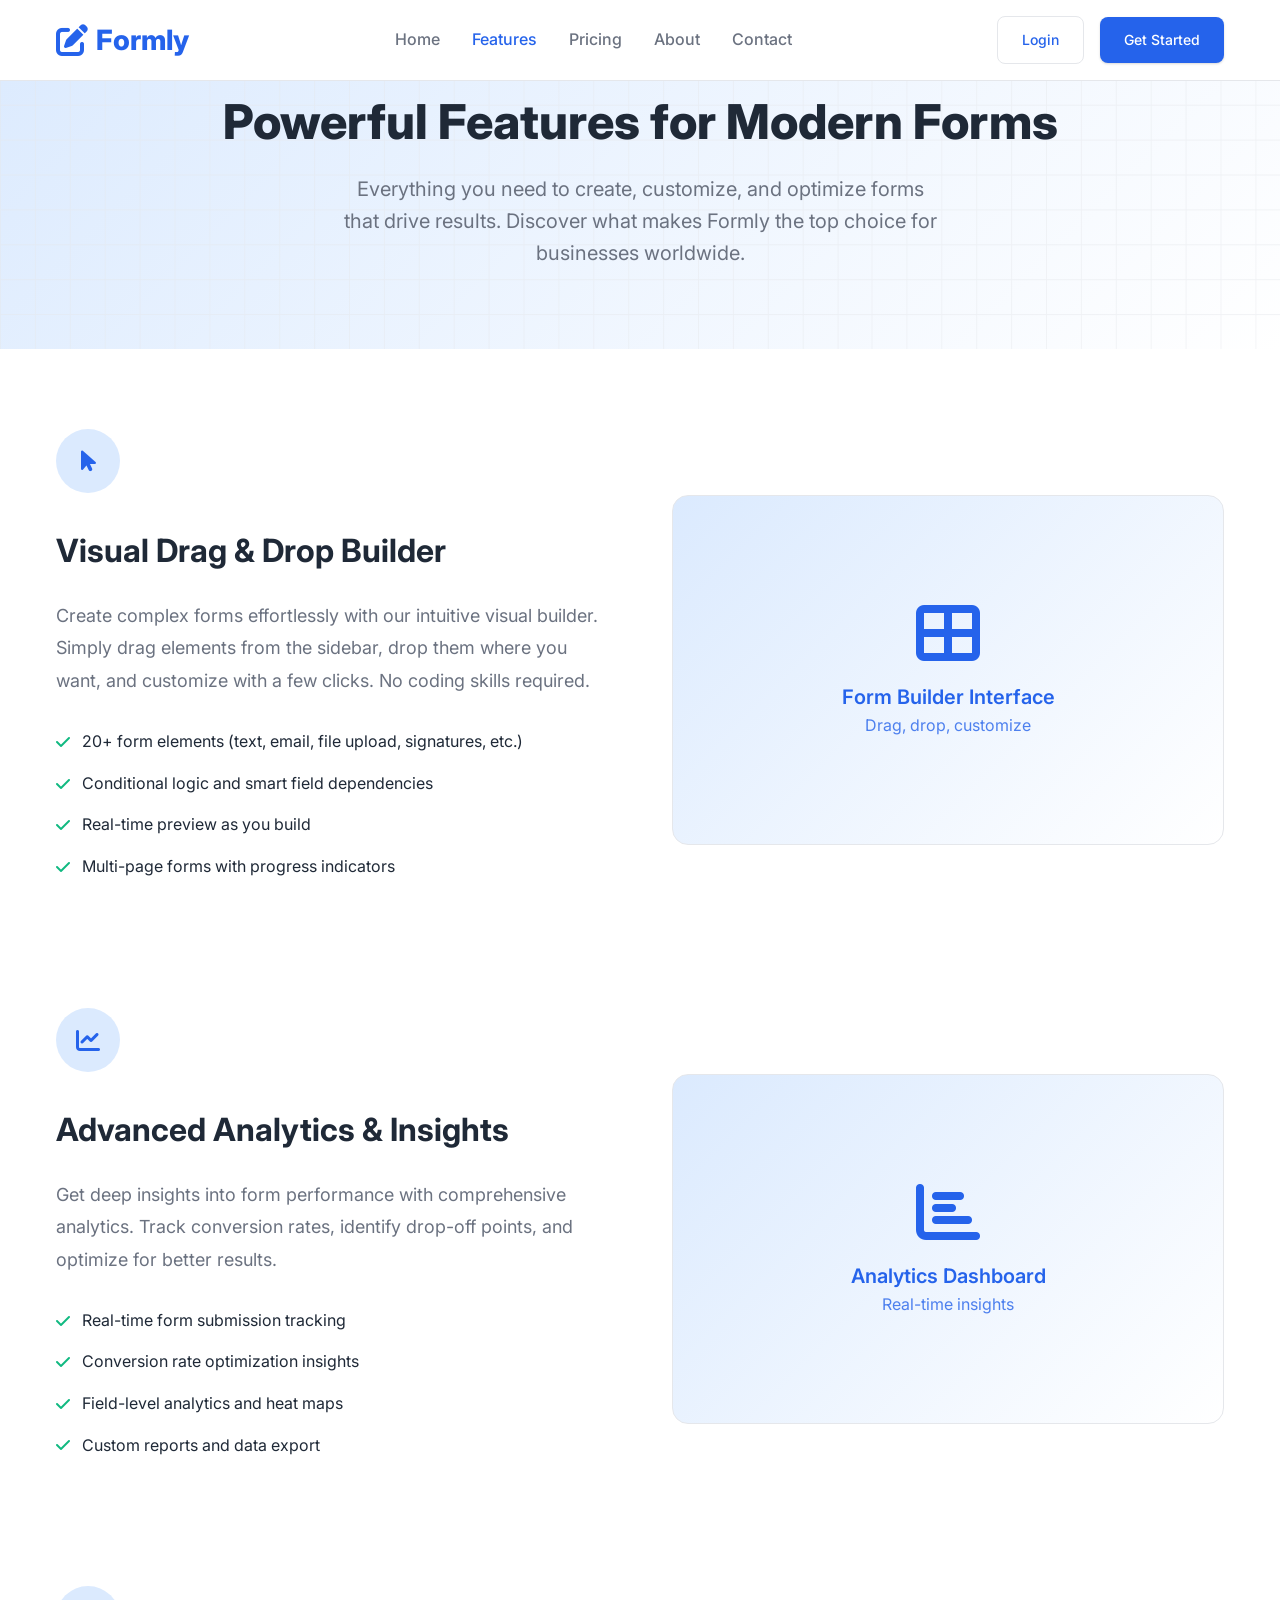
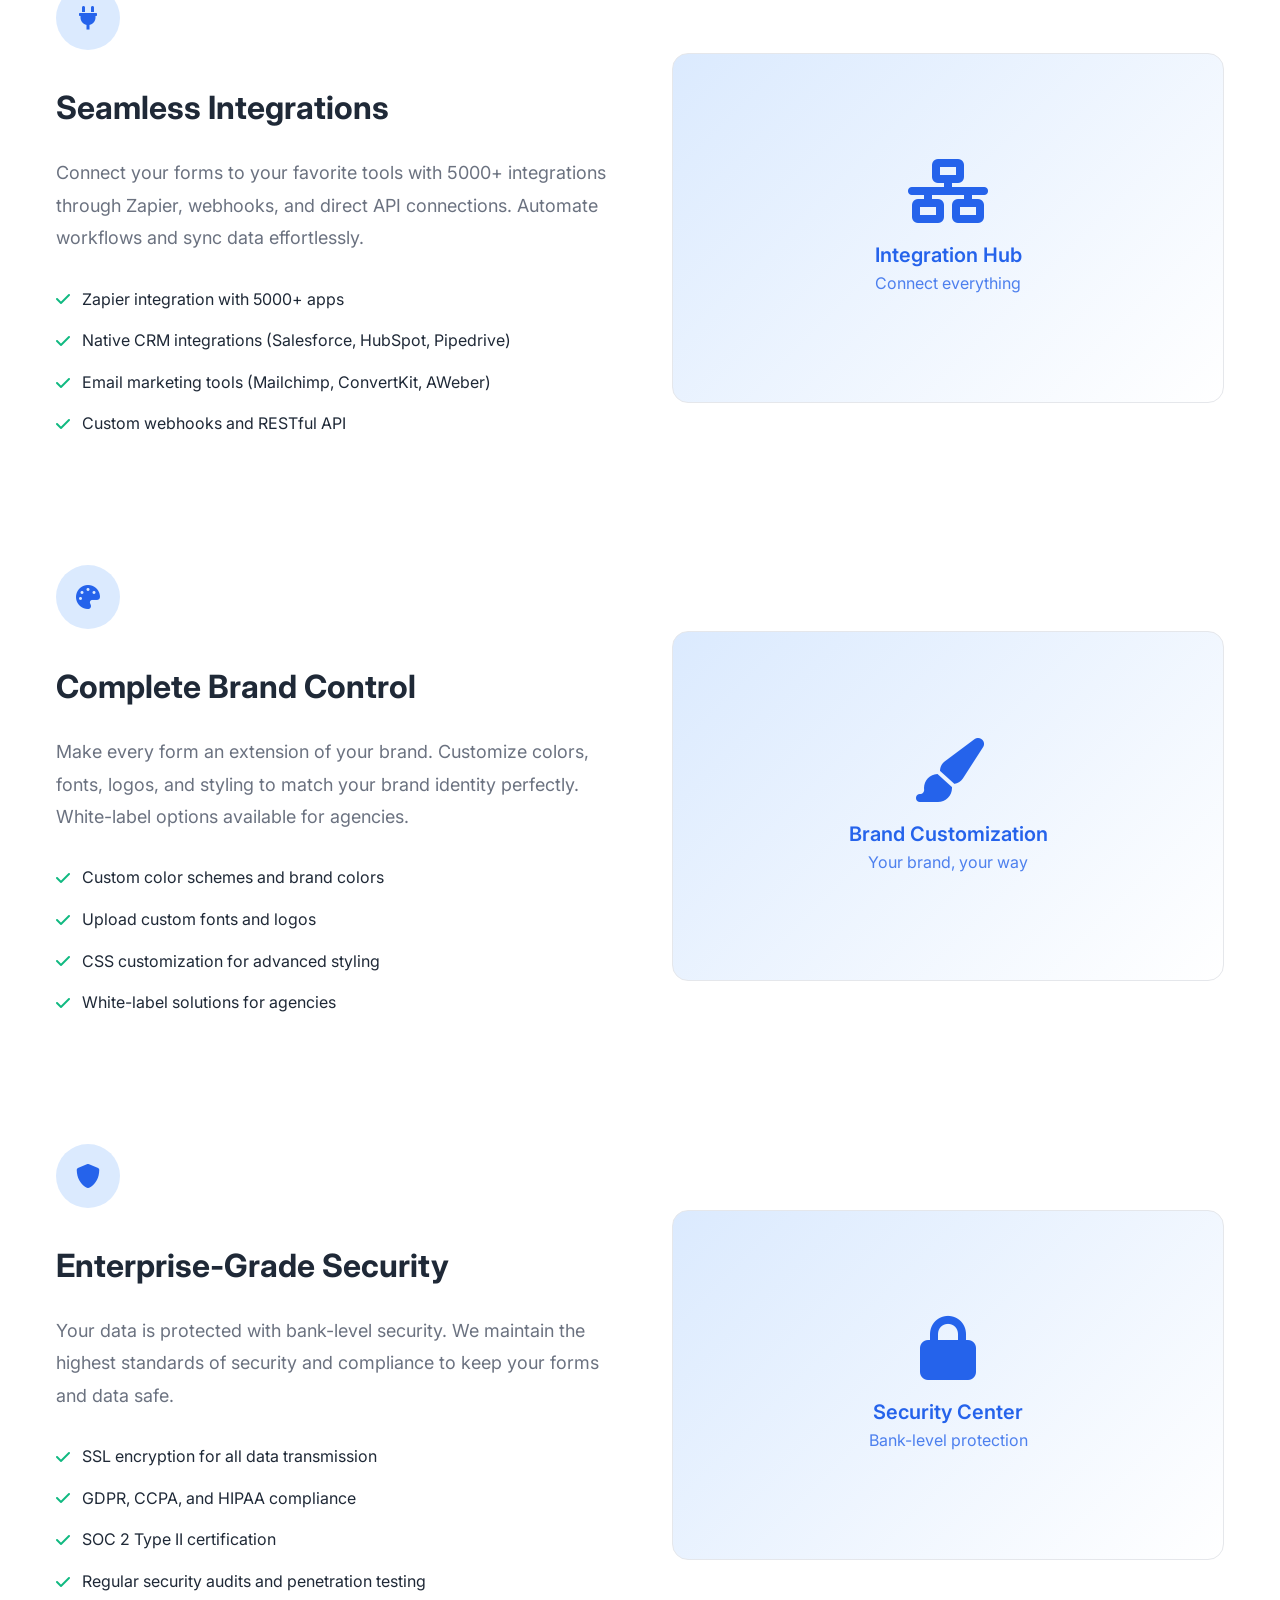
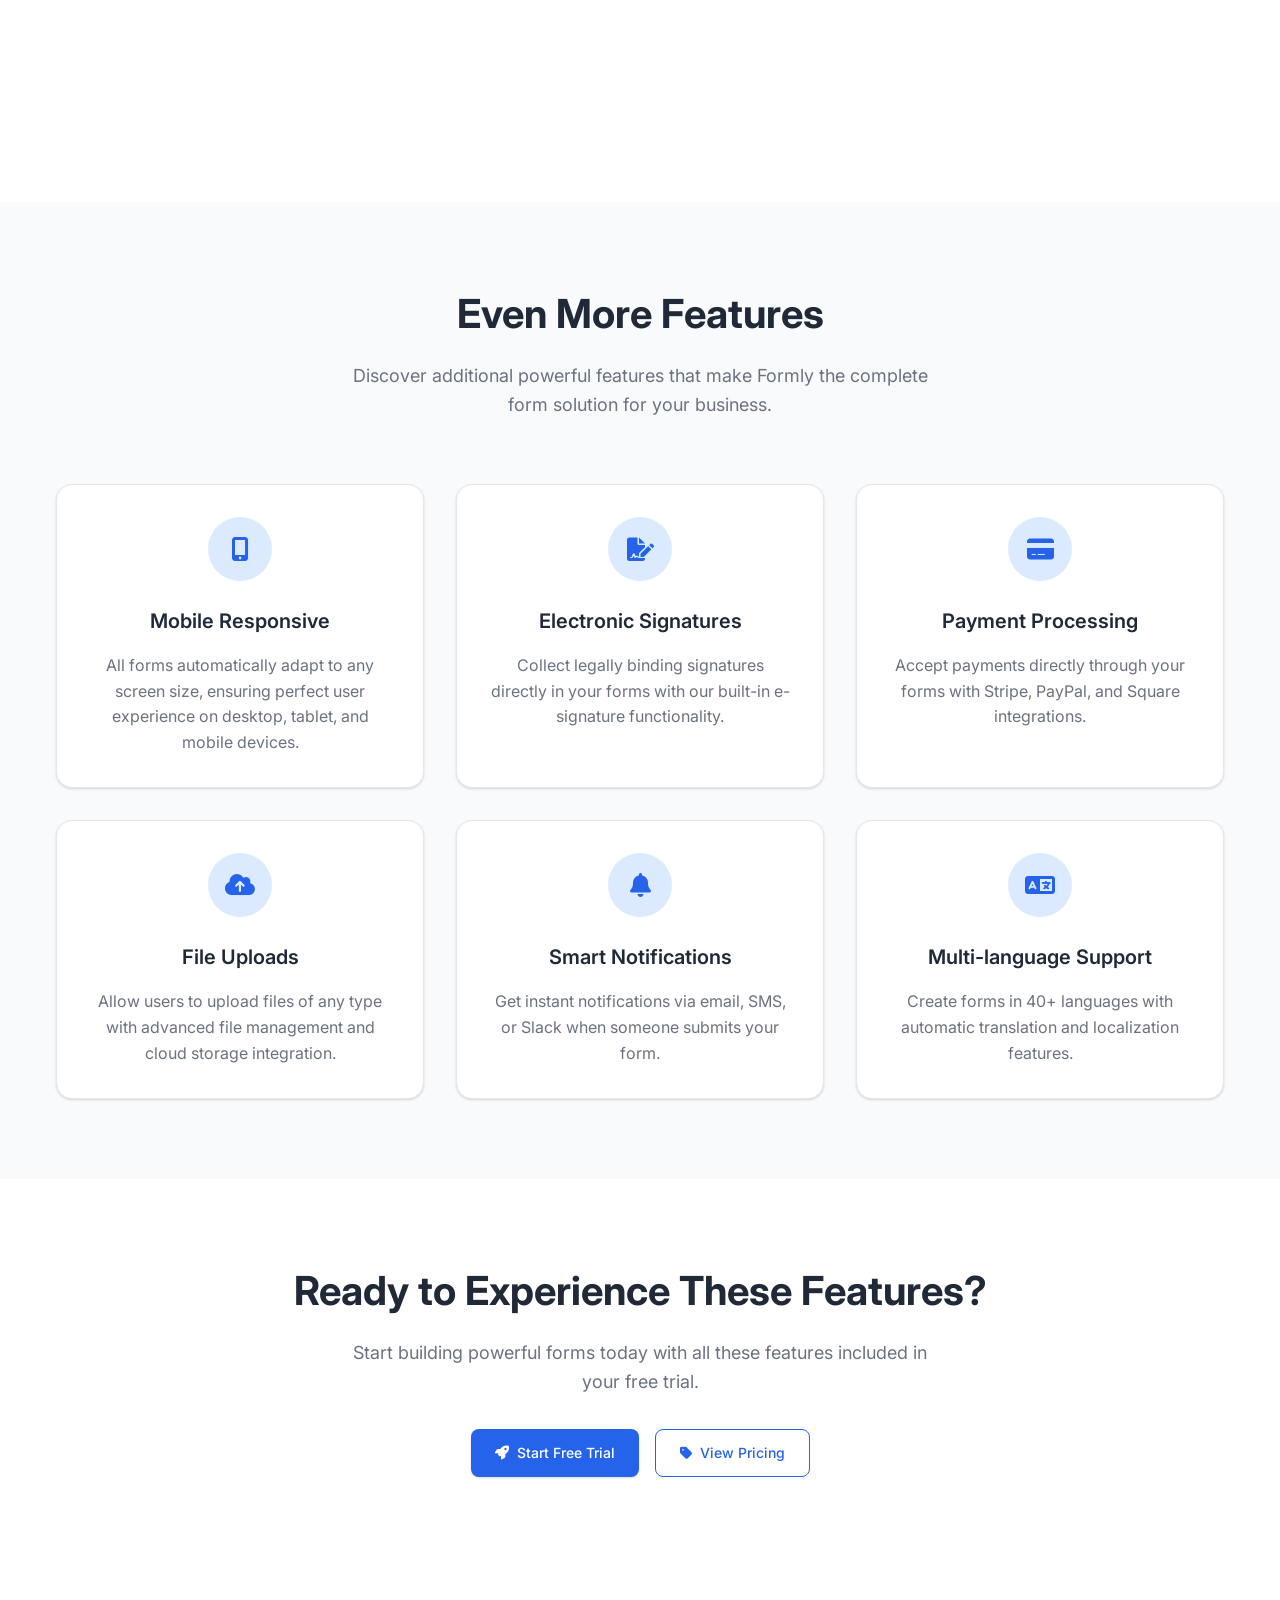
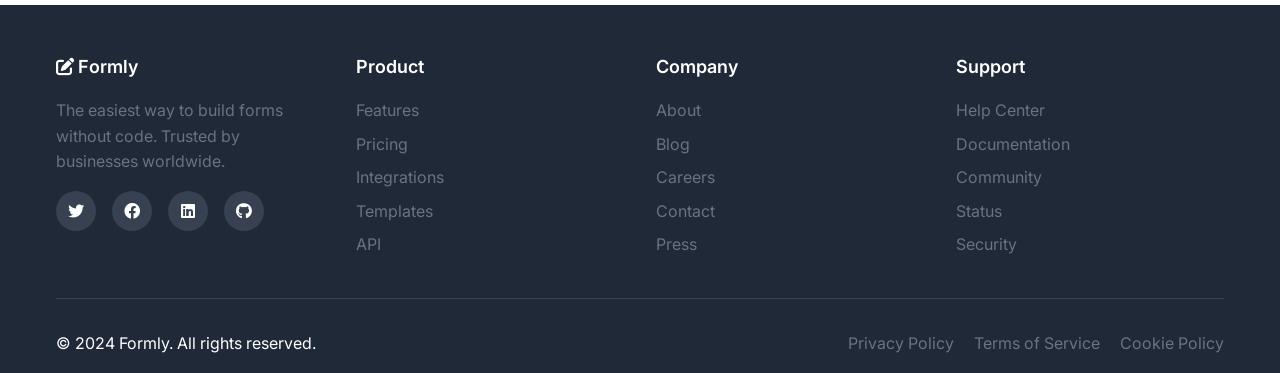
<file: features.html>
<!DOCTYPE html>
<html lang="en">
  <head>
    <meta charset="UTF-8" />
    <meta name="viewport" content="width=device-width, initial-scale=1.0" />
    <title>Features - Formly</title>
    <meta
      name="description"
      content="Discover Formly's powerful features: drag-and-drop builder, analytics, integrations, custom branding, and more. Everything you need to create amazing forms."
    />

    <!-- Favicon -->
    <link
      rel="icon"
      type="image/x-icon"
      href="data:image/svg+xml,<svg xmlns='http://www.w3.org/2000/svg' viewBox='0 0 100 100'><text y='.9em' font-size='90'>📝</text></svg>"
    />

    <!-- Font Awesome -->
    <link
      rel="stylesheet"
      href="https://cdnjs.cloudflare.com/ajax/libs/font-awesome/6.0.0/css/all.min.css"
    />

    <!-- Custom CSS -->
    <link rel="stylesheet" href="styles.css" />
  </head>
  <body>
    <!-- Navigation -->
    <nav class="navbar">
      <div class="nav-container">
        <a href="index.html" class="logo">
          <i class="fas fa-edit"></i>
          Formly
        </a>

        <ul class="nav-links">
          <li><a href="index.html">Home</a></li>
          <li>
            <a href="features.html" style="color: var(--primary-blue)"
              >Features</a
            >
          </li>
          <li><a href="pricing.html">Pricing</a></li>
          <li><a href="about.html">About</a></li>
          <li><a href="contact.html">Contact</a></li>
        </ul>

        <div class="nav-actions">
          <a href="login.html" class="btn btn-secondary">Login</a>
          <a href="signup.html" class="btn btn-primary">Get Started</a>
        </div>

        <button class="mobile-toggle">
          <i class="fas fa-bars"></i>
        </button>
      </div>
    </nav>

    <!-- Hero Section -->
    <section class="hero" style="padding: 6rem 0 3rem">
      <div class="container">
        <div class="hero-content">
          <h1 style="font-size: 3rem">Powerful Features for Modern Forms</h1>
          <p class="tagline">
            Everything you need to create, customize, and optimize forms that
            drive results. Discover what makes Formly the top choice for
            businesses worldwide.
          </p>
        </div>
      </div>
    </section>

    <!-- Main Features -->
    <section class="section">
      <div class="container">
        <!-- Feature 1: Drag & Drop Builder -->
        <div class="feature-row">
          <div>
            <div class="feature-icon" style="margin: 0 0 2rem 0">
              <i class="fas fa-mouse-pointer"></i>
            </div>
            <h2
              style="
                font-size: 2rem;
                margin-bottom: 1.5rem;
                color: var(--dark-gray);
              "
            >
              Visual Drag & Drop Builder
            </h2>
            <p
              style="
                font-size: 1.125rem;
                color: var(--medium-gray);
                margin-bottom: 2rem;
                line-height: 1.8;
              "
            >
              Create complex forms effortlessly with our intuitive visual
              builder. Simply drag elements from the sidebar, drop them where
              you want, and customize with a few clicks. No coding skills
              required.
            </p>
            <ul style="list-style: none; margin-bottom: 2rem">
              <li
                style="
                  display: flex;
                  align-items: center;
                  gap: 0.75rem;
                  margin-bottom: 1rem;
                "
              >
                <i class="fas fa-check" style="color: var(--success-green)"></i>
                <span
                  >20+ form elements (text, email, file upload, signatures,
                  etc.)</span
                >
              </li>
              <li
                style="
                  display: flex;
                  align-items: center;
                  gap: 0.75rem;
                  margin-bottom: 1rem;
                "
              >
                <i class="fas fa-check" style="color: var(--success-green)"></i>
                <span>Conditional logic and smart field dependencies</span>
              </li>
              <li
                style="
                  display: flex;
                  align-items: center;
                  gap: 0.75rem;
                  margin-bottom: 1rem;
                "
              >
                <i class="fas fa-check" style="color: var(--success-green)"></i>
                <span>Real-time preview as you build</span>
              </li>
              <li style="display: flex; align-items: center; gap: 0.75rem">
                <i class="fas fa-check" style="color: var(--success-green)"></i>
                <span>Multi-page forms with progress indicators</span>
              </li>
            </ul>
          </div>
          <div>
            <div
              style="
                background: linear-gradient(
                  135deg,
                  var(--light-blue) 0%,
                  var(--white) 100%
                );
                height: 350px;
                border-radius: 1rem;
                display: flex;
                align-items: center;
                justify-content: center;
                border: 1px solid var(--border-gray);
              "
            >
              <div style="text-align: center; color: var(--primary-blue)">
                <i
                  class="fas fa-th-large"
                  style="font-size: 4rem; margin-bottom: 1rem"
                ></i>
                <p style="font-size: 1.25rem; font-weight: 600">
                  Form Builder Interface
                </p>
                <p style="font-size: 1rem; opacity: 0.8">
                  Drag, drop, customize
                </p>
              </div>
            </div>
          </div>
        </div>

        <!-- Feature 2: Analytics -->
        <div class="feature-row reverse">
          <div>
            <div
              style="
                background: linear-gradient(
                  135deg,
                  var(--light-blue) 0%,
                  var(--white) 100%
                );
                height: 350px;
                border-radius: 1rem;
                display: flex;
                align-items: center;
                justify-content: center;
                border: 1px solid var(--border-gray);
              "
            >
              <div style="text-align: center; color: var(--primary-blue)">
                <i
                  class="fas fa-chart-bar"
                  style="font-size: 4rem; margin-bottom: 1rem"
                ></i>
                <p style="font-size: 1.25rem; font-weight: 600">
                  Analytics Dashboard
                </p>
                <p style="font-size: 1rem; opacity: 0.8">Real-time insights</p>
              </div>
            </div>
          </div>
          <div>
            <div class="feature-icon" style="margin: 0 0 2rem 0">
              <i class="fas fa-chart-line"></i>
            </div>
            <h2
              style="
                font-size: 2rem;
                margin-bottom: 1.5rem;
                color: var(--dark-gray);
              "
            >
              Advanced Analytics & Insights
            </h2>
            <p
              style="
                font-size: 1.125rem;
                color: var(--medium-gray);
                margin-bottom: 2rem;
                line-height: 1.8;
              "
            >
              Get deep insights into form performance with comprehensive
              analytics. Track conversion rates, identify drop-off points, and
              optimize for better results.
            </p>
            <ul style="list-style: none; margin-bottom: 2rem">
              <li
                style="
                  display: flex;
                  align-items: center;
                  gap: 0.75rem;
                  margin-bottom: 1rem;
                "
              >
                <i class="fas fa-check" style="color: var(--success-green)"></i>
                <span>Real-time form submission tracking</span>
              </li>
              <li
                style="
                  display: flex;
                  align-items: center;
                  gap: 0.75rem;
                  margin-bottom: 1rem;
                "
              >
                <i class="fas fa-check" style="color: var(--success-green)"></i>
                <span>Conversion rate optimization insights</span>
              </li>
              <li
                style="
                  display: flex;
                  align-items: center;
                  gap: 0.75rem;
                  margin-bottom: 1rem;
                "
              >
                <i class="fas fa-check" style="color: var(--success-green)"></i>
                <span>Field-level analytics and heat maps</span>
              </li>
              <li style="display: flex; align-items: center; gap: 0.75rem">
                <i class="fas fa-check" style="color: var(--success-green)"></i>
                <span>Custom reports and data export</span>
              </li>
            </ul>
          </div>
        </div>

        <!-- Feature 3: Integrations -->
        <div class="feature-row">
          <div>
            <div class="feature-icon" style="margin: 0 0 2rem 0">
              <i class="fas fa-plug"></i>
            </div>
            <h2
              style="
                font-size: 2rem;
                margin-bottom: 1.5rem;
                color: var(--dark-gray);
              "
            >
              Seamless Integrations
            </h2>
            <p
              style="
                font-size: 1.125rem;
                color: var(--medium-gray);
                margin-bottom: 2rem;
                line-height: 1.8;
              "
            >
              Connect your forms to your favorite tools with 5000+ integrations
              through Zapier, webhooks, and direct API connections. Automate
              workflows and sync data effortlessly.
            </p>
            <ul style="list-style: none; margin-bottom: 2rem">
              <li
                style="
                  display: flex;
                  align-items: center;
                  gap: 0.75rem;
                  margin-bottom: 1rem;
                "
              >
                <i class="fas fa-check" style="color: var(--success-green)"></i>
                <span>Zapier integration with 5000+ apps</span>
              </li>
              <li
                style="
                  display: flex;
                  align-items: center;
                  gap: 0.75rem;
                  margin-bottom: 1rem;
                "
              >
                <i class="fas fa-check" style="color: var(--success-green)"></i>
                <span
                  >Native CRM integrations (Salesforce, HubSpot,
                  Pipedrive)</span
                >
              </li>
              <li
                style="
                  display: flex;
                  align-items: center;
                  gap: 0.75rem;
                  margin-bottom: 1rem;
                "
              >
                <i class="fas fa-check" style="color: var(--success-green)"></i>
                <span
                  >Email marketing tools (Mailchimp, ConvertKit, AWeber)</span
                >
              </li>
              <li style="display: flex; align-items: center; gap: 0.75rem">
                <i class="fas fa-check" style="color: var(--success-green)"></i>
                <span>Custom webhooks and RESTful API</span>
              </li>
            </ul>
          </div>
          <div>
            <div
              style="
                background: linear-gradient(
                  135deg,
                  var(--light-blue) 0%,
                  var(--white) 100%
                );
                height: 350px;
                border-radius: 1rem;
                display: flex;
                align-items: center;
                justify-content: center;
                border: 1px solid var(--border-gray);
              "
            >
              <div style="text-align: center; color: var(--primary-blue)">
                <i
                  class="fas fa-network-wired"
                  style="font-size: 4rem; margin-bottom: 1rem"
                ></i>
                <p style="font-size: 1.25rem; font-weight: 600">
                  Integration Hub
                </p>
                <p style="font-size: 1rem; opacity: 0.8">Connect everything</p>
              </div>
            </div>
          </div>
        </div>

        <!-- Feature 4: Custom Branding -->
        <div class="feature-row reverse">
          <div>
            <div
              style="
                background: linear-gradient(
                  135deg,
                  var(--light-blue) 0%,
                  var(--white) 100%
                );
                height: 350px;
                border-radius: 1rem;
                display: flex;
                align-items: center;
                justify-content: center;
                border: 1px solid var(--border-gray);
              "
            >
              <div style="text-align: center; color: var(--primary-blue)">
                <i
                  class="fas fa-paint-brush"
                  style="font-size: 4rem; margin-bottom: 1rem"
                ></i>
                <p style="font-size: 1.25rem; font-weight: 600">
                  Brand Customization
                </p>
                <p style="font-size: 1rem; opacity: 0.8">
                  Your brand, your way
                </p>
              </div>
            </div>
          </div>
          <div>
            <div class="feature-icon" style="margin: 0 0 2rem 0">
              <i class="fas fa-palette"></i>
            </div>
            <h2
              style="
                font-size: 2rem;
                margin-bottom: 1.5rem;
                color: var(--dark-gray);
              "
            >
              Complete Brand Control
            </h2>
            <p
              style="
                font-size: 1.125rem;
                color: var(--medium-gray);
                margin-bottom: 2rem;
                line-height: 1.8;
              "
            >
              Make every form an extension of your brand. Customize colors,
              fonts, logos, and styling to match your brand identity perfectly.
              White-label options available for agencies.
            </p>
            <ul style="list-style: none; margin-bottom: 2rem">
              <li
                style="
                  display: flex;
                  align-items: center;
                  gap: 0.75rem;
                  margin-bottom: 1rem;
                "
              >
                <i class="fas fa-check" style="color: var(--success-green)"></i>
                <span>Custom color schemes and brand colors</span>
              </li>
              <li
                style="
                  display: flex;
                  align-items: center;
                  gap: 0.75rem;
                  margin-bottom: 1rem;
                "
              >
                <i class="fas fa-check" style="color: var(--success-green)"></i>
                <span>Upload custom fonts and logos</span>
              </li>
              <li
                style="
                  display: flex;
                  align-items: center;
                  gap: 0.75rem;
                  margin-bottom: 1rem;
                "
              >
                <i class="fas fa-check" style="color: var(--success-green)"></i>
                <span>CSS customization for advanced styling</span>
              </li>
              <li style="display: flex; align-items: center; gap: 0.75rem">
                <i class="fas fa-check" style="color: var(--success-green)"></i>
                <span>White-label solutions for agencies</span>
              </li>
            </ul>
          </div>
        </div>

        <!-- Feature 5: Security & Compliance -->
        <div class="feature-row">
          <div>
            <div class="feature-icon" style="margin: 0 0 2rem 0">
              <i class="fas fa-shield-alt"></i>
            </div>
            <h2
              style="
                font-size: 2rem;
                margin-bottom: 1.5rem;
                color: var(--dark-gray);
              "
            >
              Enterprise-Grade Security
            </h2>
            <p
              style="
                font-size: 1.125rem;
                color: var(--medium-gray);
                margin-bottom: 2rem;
                line-height: 1.8;
              "
            >
              Your data is protected with bank-level security. We maintain the
              highest standards of security and compliance to keep your forms
              and data safe.
            </p>
            <ul style="list-style: none; margin-bottom: 2rem">
              <li
                style="
                  display: flex;
                  align-items: center;
                  gap: 0.75rem;
                  margin-bottom: 1rem;
                "
              >
                <i class="fas fa-check" style="color: var(--success-green)"></i>
                <span>SSL encryption for all data transmission</span>
              </li>
              <li
                style="
                  display: flex;
                  align-items: center;
                  gap: 0.75rem;
                  margin-bottom: 1rem;
                "
              >
                <i class="fas fa-check" style="color: var(--success-green)"></i>
                <span>GDPR, CCPA, and HIPAA compliance</span>
              </li>
              <li
                style="
                  display: flex;
                  align-items: center;
                  gap: 0.75rem;
                  margin-bottom: 1rem;
                "
              >
                <i class="fas fa-check" style="color: var(--success-green)"></i>
                <span>SOC 2 Type II certification</span>
              </li>
              <li style="display: flex; align-items: center; gap: 0.75rem">
                <i class="fas fa-check" style="color: var(--success-green)"></i>
                <span>Regular security audits and penetration testing</span>
              </li>
            </ul>
          </div>
          <div>
            <div
              style="
                background: linear-gradient(
                  135deg,
                  var(--light-blue) 0%,
                  var(--white) 100%
                );
                height: 350px;
                border-radius: 1rem;
                display: flex;
                align-items: center;
                justify-content: center;
                border: 1px solid var(--border-gray);
              "
            >
              <div style="text-align: center; color: var(--primary-blue)">
                <i
                  class="fas fa-lock"
                  style="font-size: 4rem; margin-bottom: 1rem"
                ></i>
                <p style="font-size: 1.25rem; font-weight: 600">
                  Security Center
                </p>
                <p style="font-size: 1rem; opacity: 0.8">
                  Bank-level protection
                </p>
              </div>
            </div>
          </div>
        </div>
      </div>
    </section>

    <!-- Additional Features Grid -->
    <section class="section" style="background: var(--light-gray)">
      <div class="container">
        <div class="section-header">
          <h2 class="section-title">Even More Features</h2>
          <p class="section-subtitle">
            Discover additional powerful features that make Formly the complete
            form solution for your business.
          </p>
        </div>

        <div class="features-grid">
          <div class="feature-card">
            <div class="feature-icon">
              <i class="fas fa-mobile-alt"></i>
            </div>
            <h3>Mobile Responsive</h3>
            <p>
              All forms automatically adapt to any screen size, ensuring perfect
              user experience on desktop, tablet, and mobile devices.
            </p>
          </div>

          <div class="feature-card">
            <div class="feature-icon">
              <i class="fas fa-file-signature"></i>
            </div>
            <h3>Electronic Signatures</h3>
            <p>
              Collect legally binding signatures directly in your forms with our
              built-in e-signature functionality.
            </p>
          </div>

          <div class="feature-card">
            <div class="feature-icon">
              <i class="fas fa-credit-card"></i>
            </div>
            <h3>Payment Processing</h3>
            <p>
              Accept payments directly through your forms with Stripe, PayPal,
              and Square integrations.
            </p>
          </div>

          <div class="feature-card">
            <div class="feature-icon">
              <i class="fas fa-cloud-upload-alt"></i>
            </div>
            <h3>File Uploads</h3>
            <p>
              Allow users to upload files of any type with advanced file
              management and cloud storage integration.
            </p>
          </div>

          <div class="feature-card">
            <div class="feature-icon">
              <i class="fas fa-bell"></i>
            </div>
            <h3>Smart Notifications</h3>
            <p>
              Get instant notifications via email, SMS, or Slack when someone
              submits your form.
            </p>
          </div>

          <div class="feature-card">
            <div class="feature-icon">
              <i class="fas fa-language"></i>
            </div>
            <h3>Multi-language Support</h3>
            <p>
              Create forms in 40+ languages with automatic translation and
              localization features.
            </p>
          </div>
        </div>
      </div>
    </section>

    <!-- CTA Section -->
    <section class="section">
      <div class="container text-center">
        <h2 class="section-title">Ready to Experience These Features?</h2>
        <p class="section-subtitle mb-4">
          Start building powerful forms today with all these features included
          in your free trial.
        </p>

        <div class="hero-actions">
          <a href="signup.html" class="btn btn-primary">
            <i class="fas fa-rocket"></i>
            Start Free Trial
          </a>
          <a href="pricing.html" class="btn btn-outline">
            <i class="fas fa-tag"></i>
            View Pricing
          </a>
        </div>
      </div>
    </section>

    <!-- Footer -->
    <footer class="footer">
      <div class="container">
        <div class="footer-content">
          <div class="footer-section">
            <h4>
              <i class="fas fa-edit"></i>
              Formly
            </h4>
            <p style="color: var(--medium-gray); margin-bottom: 1rem">
              The easiest way to build forms without code. Trusted by businesses
              worldwide.
            </p>
            <div class="social-links">
              <a href="#"><i class="fab fa-twitter"></i></a>
              <a href="#"><i class="fab fa-facebook"></i></a>
              <a href="#"><i class="fab fa-linkedin"></i></a>
              <a href="#"><i class="fab fa-github"></i></a>
            </div>
          </div>

          <div class="footer-section">
            <h4>Product</h4>
            <ul>
              <li><a href="features.html">Features</a></li>
              <li><a href="pricing.html">Pricing</a></li>
              <li><a href="#">Integrations</a></li>
              <li><a href="#">Templates</a></li>
              <li><a href="#">API</a></li>
            </ul>
          </div>

          <div class="footer-section">
            <h4>Company</h4>
            <ul>
              <li><a href="about.html">About</a></li>
              <li><a href="#">Blog</a></li>
              <li><a href="#">Careers</a></li>
              <li><a href="contact.html">Contact</a></li>
              <li><a href="#">Press</a></li>
            </ul>
          </div>

          <div class="footer-section">
            <h4>Support</h4>
            <ul>
              <li><a href="#">Help Center</a></li>
              <li><a href="#">Documentation</a></li>
              <li><a href="#">Community</a></li>
              <li><a href="#">Status</a></li>
              <li><a href="#">Security</a></li>
            </ul>
          </div>
        </div>

        <div class="footer-bottom">
          <div>
            <p>&copy; 2024 Formly. All rights reserved.</p>
          </div>
          <div>
            <a
              href="#"
              style="
                color: var(--medium-gray);
                text-decoration: none;
                margin-right: 1rem;
              "
              >Privacy Policy</a
            >
            <a
              href="#"
              style="
                color: var(--medium-gray);
                text-decoration: none;
                margin-right: 1rem;
              "
              >Terms of Service</a
            >
            <a href="#" style="color: var(--medium-gray); text-decoration: none"
              >Cookie Policy</a
            >
          </div>
        </div>
      </div>
    </footer>

    <!-- JavaScript -->
    <script src="script.js"></script>

    <!-- Feature Page Styles -->
    <style>
      .feature-row {
        display: grid;
        grid-template-columns: 1fr 1fr;
        gap: 4rem;
        margin-bottom: 6rem;
        align-items: center;
      }

      .feature-row.reverse {
        direction: rtl;
      }

      .feature-row.reverse > div {
        direction: ltr;
      }

      .feature-visual {
        background: linear-gradient(
          135deg,
          var(--light-blue) 0%,
          var(--white) 100%
        );
        height: 350px;
        border-radius: 1rem;
        display: flex;
        align-items: center;
        justify-content: center;
        border: 1px solid var(--border-gray);
      }

      @media (max-width: 768px) {
        .feature-row {
          grid-template-columns: 1fr;
          gap: 2rem;
        }

        .feature-row.reverse {
          direction: ltr;
        }

        .feature-visual {
          height: 250px;
        }
      }
    </style>
  </body>
</html>
</file>
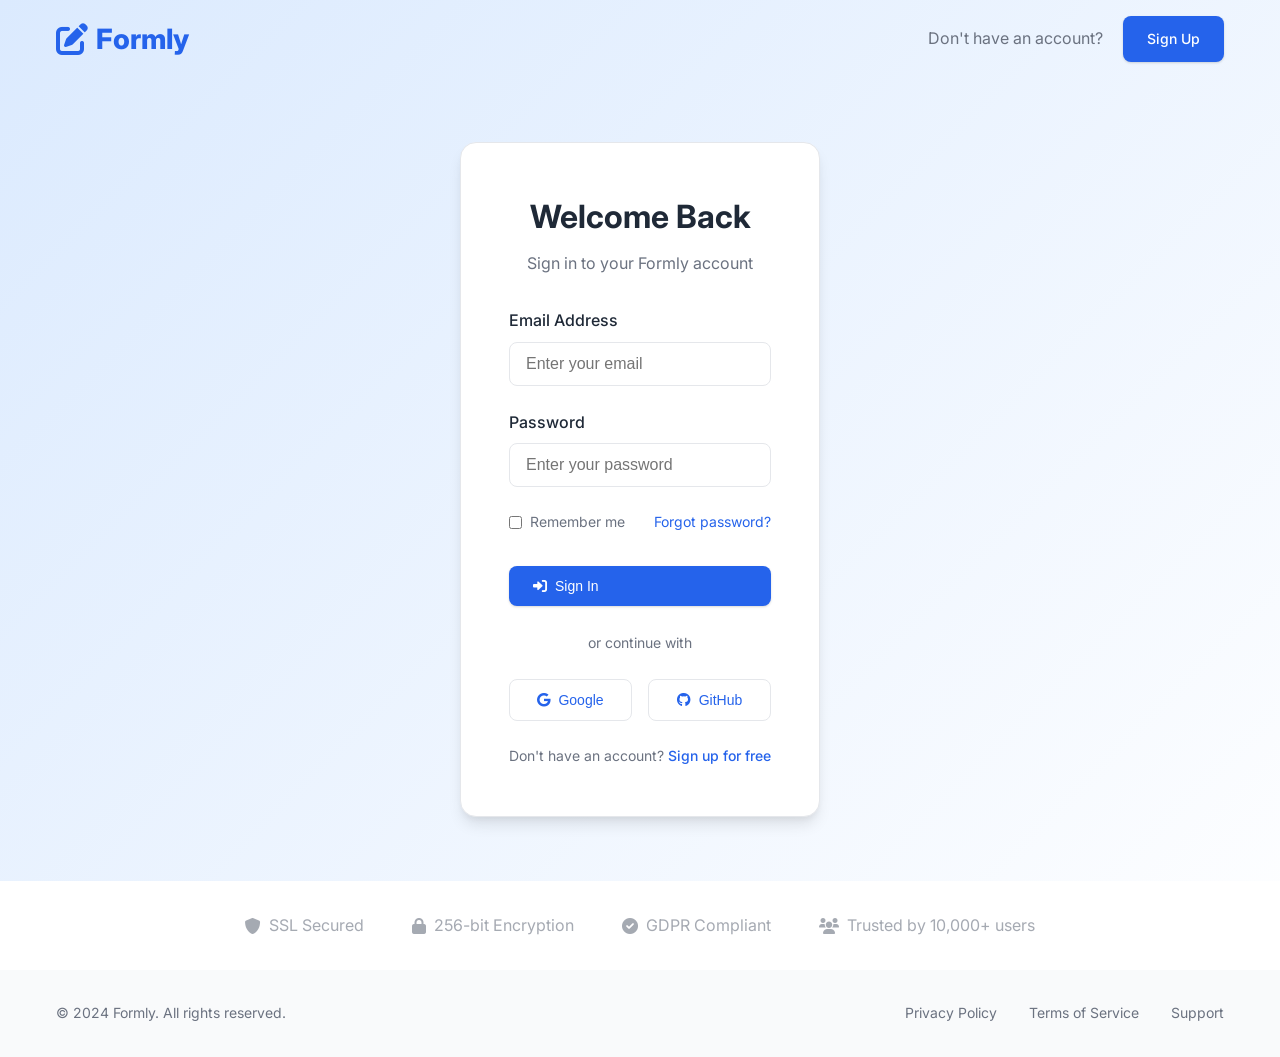
<file: login.html>
<!DOCTYPE html>
<html lang="en">
  <head>
    <meta charset="UTF-8" />
    <meta name="viewport" content="width=device-width, initial-scale=1.0" />
    <title>Login - Formly</title>
    <meta
      name="description"
      content="Login to your Formly account to access your forms, analytics, and account settings."
    />

    <!-- Favicon -->
    <link
      rel="icon"
      type="image/x-icon"
      href="data:image/svg+xml,<svg xmlns='http://www.w3.org/2000/svg' viewBox='0 0 100 100'><text y='.9em' font-size='90'>📝</text></svg>"
    />

    <!-- Font Awesome -->
    <link
      rel="stylesheet"
      href="https://cdnjs.cloudflare.com/ajax/libs/font-awesome/6.0.0/css/all.min.css"
    />

    <!-- Custom CSS -->
    <link rel="stylesheet" href="styles.css" />
  </head>
  <body
    style="
      background: linear-gradient(
        135deg,
        var(--light-blue) 0%,
        var(--white) 100%
      );
      min-height: 100vh;
    "
  >
    <!-- Simple Navigation -->
    <nav style="padding: 1rem 0; background: transparent">
      <div class="container">
        <div
          style="
            display: flex;
            justify-content: space-between;
            align-items: center;
          "
        >
          <a href="index.html" class="logo">
            <i class="fas fa-edit"></i>
            Formly
          </a>

          <div>
            <span style="color: var(--medium-gray); margin-right: 1rem"
              >Don't have an account?</span
            >
            <a href="signup.html" class="btn btn-primary">Sign Up</a>
          </div>
        </div>
      </div>
    </nav>

    <!-- Login Form -->
    <section
      style="
        padding: 4rem 0;
        display: flex;
        align-items: center;
        justify-content: center;
        min-height: calc(100vh - 200px);
      "
    >
      <div class="form-container">
        <div style="text-align: center; margin-bottom: 2rem">
          <h1
            style="
              font-size: 2rem;
              margin-bottom: 0.5rem;
              color: var(--dark-gray);
            "
          >
            Welcome Back
          </h1>
          <p style="color: var(--medium-gray)">
            Sign in to your Formly account
          </p>
        </div>

        <form>
          <div class="form-group">
            <label for="email" class="form-label">Email Address</label>
            <input
              type="email"
              id="email"
              name="email"
              class="form-input"
              placeholder="Enter your email"
              required
            />
          </div>

          <div class="form-group">
            <label for="password" class="form-label">Password</label>
            <input
              type="password"
              id="password"
              name="password"
              class="form-input"
              placeholder="Enter your password"
              required
            />
          </div>

          <div
            style="
              display: flex;
              justify-content: space-between;
              align-items: center;
              margin-bottom: 2rem;
              font-size: 0.875rem;
            "
          >
            <label
              style="
                display: flex;
                align-items: center;
                gap: 0.5rem;
                cursor: pointer;
              "
            >
              <input type="checkbox" style="margin: 0" />
              <span style="color: var(--medium-gray)">Remember me</span>
            </label>
            <a
              href="#"
              style="color: var(--primary-blue); text-decoration: none"
              >Forgot password?</a
            >
          </div>

          <button
            type="submit"
            class="btn btn-primary"
            style="width: 100%; margin-bottom: 1.5rem"
          >
            <i class="fas fa-sign-in-alt"></i>
            Sign In
          </button>

          <div style="text-align: center; margin-bottom: 1.5rem">
            <span style="color: var(--medium-gray); font-size: 0.875rem"
              >or continue with</span
            >
          </div>

          <div
            style="
              display: grid;
              grid-template-columns: 1fr 1fr;
              gap: 1rem;
              margin-bottom: 1.5rem;
            "
          >
            <button
              type="button"
              class="btn btn-secondary"
              style="
                display: flex;
                align-items: center;
                justify-content: center;
                gap: 0.5rem;
              "
            >
              <i class="fab fa-google"></i>
              Google
            </button>
            <button
              type="button"
              class="btn btn-secondary"
              style="
                display: flex;
                align-items: center;
                justify-content: center;
                gap: 0.5rem;
              "
            >
              <i class="fab fa-github"></i>
              GitHub
            </button>
          </div>

          <p
            style="
              text-align: center;
              font-size: 0.875rem;
              color: var(--medium-gray);
            "
          >
            Don't have an account?
            <a
              href="signup.html"
              style="
                color: var(--primary-blue);
                text-decoration: none;
                font-weight: 500;
              "
              >Sign up for free</a
            >
          </p>
        </form>
      </div>
    </section>

    <!-- Trust Indicators -->
    <section style="padding: 2rem 0; background: white">
      <div class="container">
        <div
          style="
            display: flex;
            justify-content: center;
            align-items: center;
            gap: 3rem;
            flex-wrap: wrap;
            opacity: 0.6;
          "
        >
          <div
            style="
              display: flex;
              align-items: center;
              gap: 0.5rem;
              color: var(--medium-gray);
            "
          >
            <i class="fas fa-shield-alt"></i>
            <span>SSL Secured</span>
          </div>
          <div
            style="
              display: flex;
              align-items: center;
              gap: 0.5rem;
              color: var(--medium-gray);
            "
          >
            <i class="fas fa-lock"></i>
            <span>256-bit Encryption</span>
          </div>
          <div
            style="
              display: flex;
              align-items: center;
              gap: 0.5rem;
              color: var(--medium-gray);
            "
          >
            <i class="fas fa-check-circle"></i>
            <span>GDPR Compliant</span>
          </div>
          <div
            style="
              display: flex;
              align-items: center;
              gap: 0.5rem;
              color: var(--medium-gray);
            "
          >
            <i class="fas fa-users"></i>
            <span>Trusted by 10,000+ users</span>
          </div>
        </div>
      </div>
    </section>

    <!-- Footer -->
    <footer style="background: var(--light-gray); padding: 2rem 0">
      <div class="container">
        <div
          style="
            display: flex;
            justify-content: space-between;
            align-items: center;
            flex-wrap: wrap;
            gap: 1rem;
          "
        >
          <div>
            <p style="color: var(--medium-gray); font-size: 0.875rem">
              &copy; 2024 Formly. All rights reserved.
            </p>
          </div>
          <div style="display: flex; gap: 2rem; flex-wrap: wrap">
            <a
              href="#"
              style="
                color: var(--medium-gray);
                text-decoration: none;
                font-size: 0.875rem;
              "
              >Privacy Policy</a
            >
            <a
              href="#"
              style="
                color: var(--medium-gray);
                text-decoration: none;
                font-size: 0.875rem;
              "
              >Terms of Service</a
            >
            <a
              href="contact.html"
              style="
                color: var(--medium-gray);
                text-decoration: none;
                font-size: 0.875rem;
              "
              >Support</a
            >
          </div>
        </div>
      </div>
    </footer>

    <!-- JavaScript -->
    <script src="script.js"></script>

    <script>
      // Demo login functionality
      document.querySelector("form").addEventListener("submit", function (e) {
        e.preventDefault();

        const email = document.getElementById("email").value;
        const password = document.getElementById("password").value;

        if (email && password) {
          const submitBtn = document.querySelector('button[type="submit"]');
          const originalText = submitBtn.innerHTML;

          submitBtn.innerHTML =
            '<i class="fas fa-spinner fa-spin"></i> Signing In...';
          submitBtn.disabled = true;

          setTimeout(() => {
            alert(
              "Demo: Login successful! In a real application, you would be redirected to your dashboard."
            );
            submitBtn.innerHTML = originalText;
            submitBtn.disabled = false;
          }, 1500);
        }
      });
    </script>
  </body>
</html>
</file>
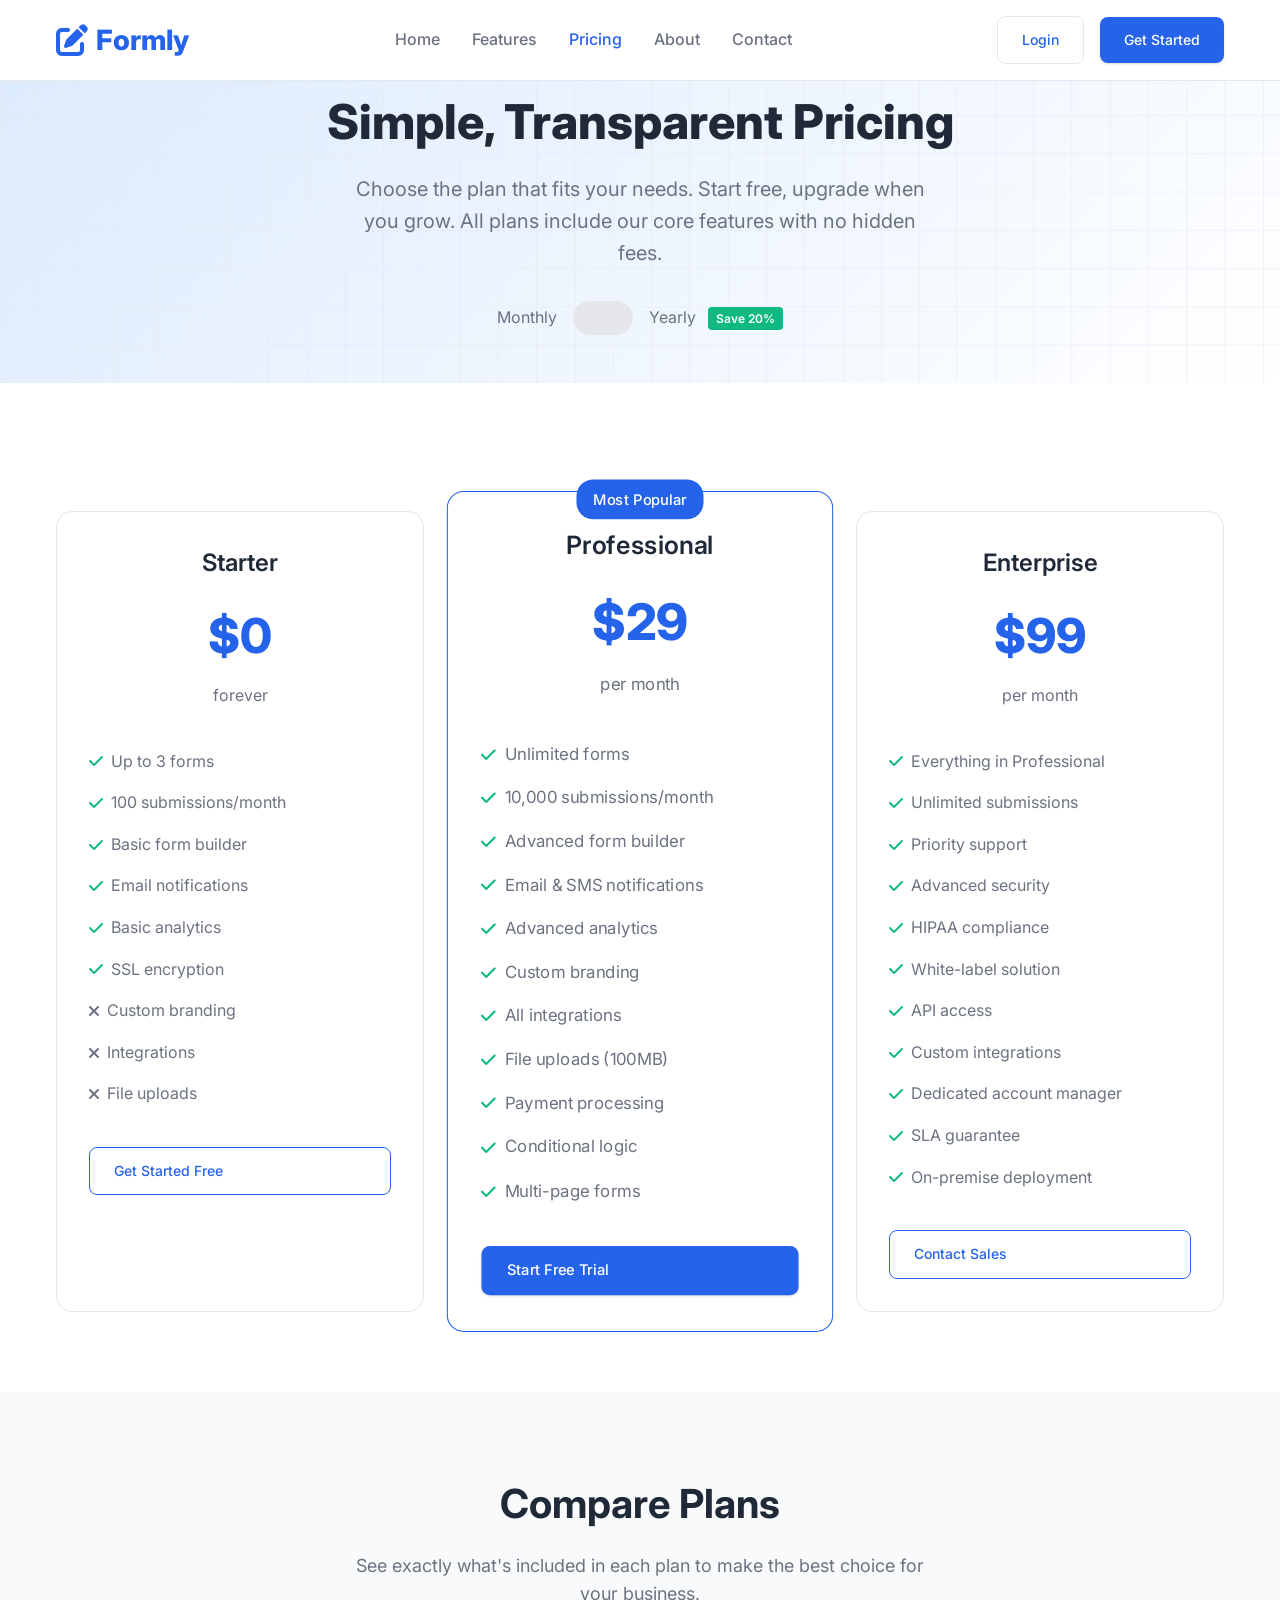
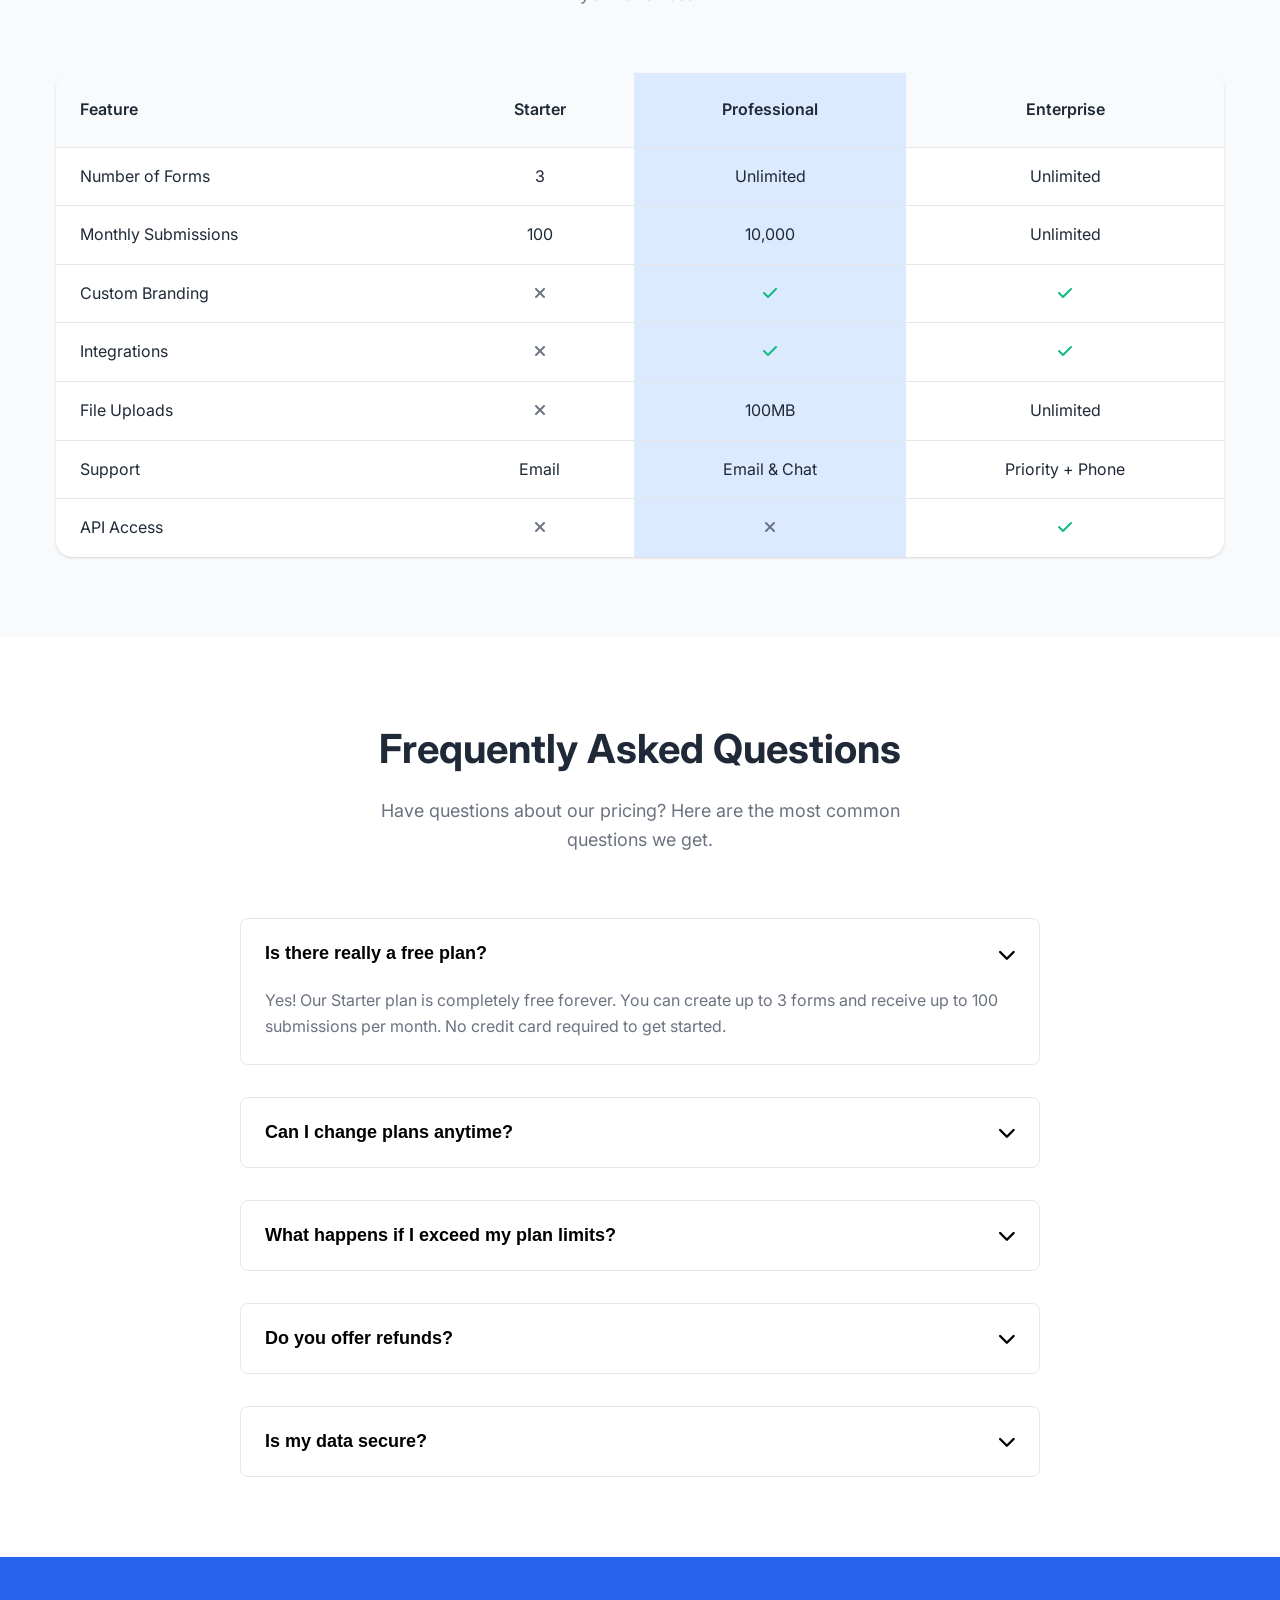
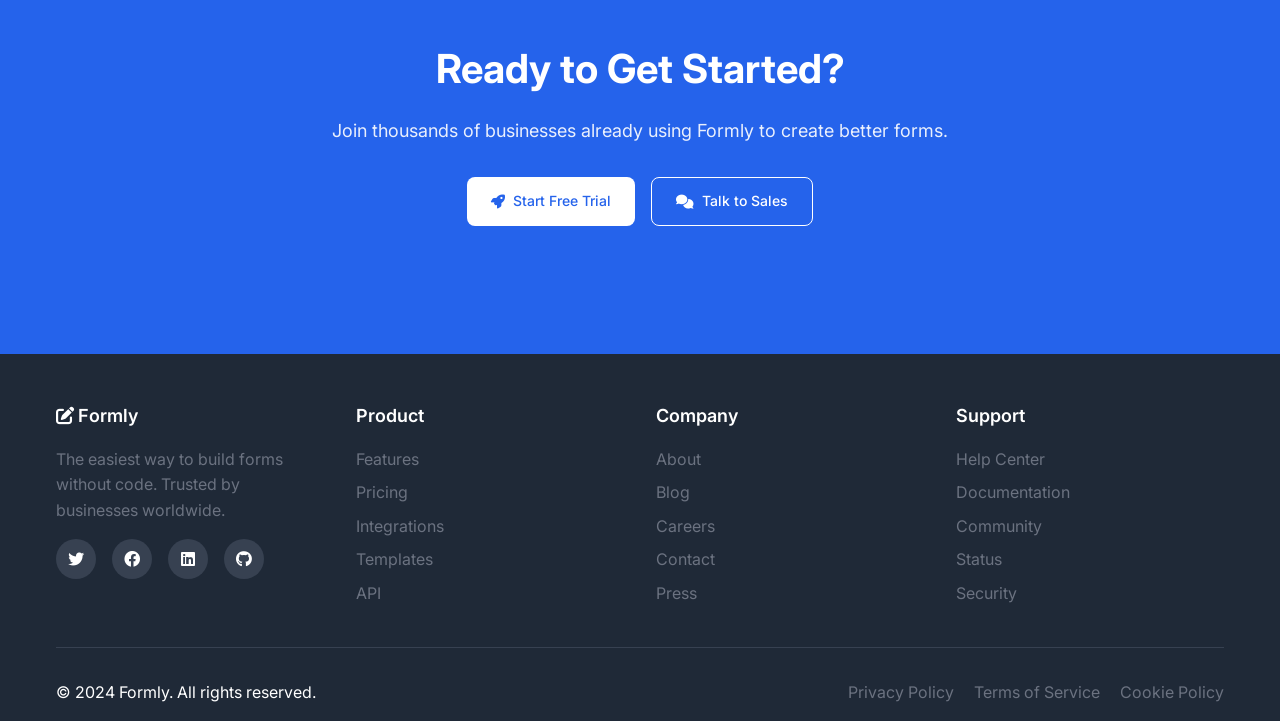
<file: pricing.html>
<!DOCTYPE html>
<html lang="en">
  <head>
    <meta charset="UTF-8" />
    <meta name="viewport" content="width=device-width, initial-scale=1.0" />
    <title>Pricing - Formly</title>
    <meta
      name="description"
      content="Choose the perfect plan for your business. Flexible pricing options from free to enterprise with features that scale with your needs."
    />

    <!-- Favicon -->
    <link
      rel="icon"
      type="image/x-icon"
      href="data:image/svg+xml,<svg xmlns='http://www.w3.org/2000/svg' viewBox='0 0 100 100'><text y='.9em' font-size='90'>📝</text></svg>"
    />

    <!-- Font Awesome -->
    <link
      rel="stylesheet"
      href="https://cdnjs.cloudflare.com/ajax/libs/font-awesome/6.0.0/css/all.min.css"
    />

    <!-- Custom CSS -->
    <link rel="stylesheet" href="styles.css" />
  </head>
  <body>
    <!-- Navigation -->
    <nav class="navbar">
      <div class="nav-container">
        <a href="index.html" class="logo">
          <i class="fas fa-edit"></i>
          Formly
        </a>

        <ul class="nav-links">
          <li><a href="index.html">Home</a></li>
          <li><a href="features.html">Features</a></li>
          <li>
            <a href="pricing.html" style="color: var(--primary-blue)"
              >Pricing</a
            >
          </li>
          <li><a href="about.html">About</a></li>
          <li><a href="contact.html">Contact</a></li>
        </ul>

        <div class="nav-actions">
          <a href="login.html" class="btn btn-secondary">Login</a>
          <a href="signup.html" class="btn btn-primary">Get Started</a>
        </div>

        <button class="mobile-toggle">
          <i class="fas fa-bars"></i>
        </button>
      </div>
    </nav>

    <!-- Hero Section -->
    <section class="hero" style="padding: 6rem 0 3rem">
      <div class="container">
        <div class="hero-content">
          <h1 style="font-size: 3rem">Simple, Transparent Pricing</h1>
          <p class="tagline">
            Choose the plan that fits your needs. Start free, upgrade when you
            grow. All plans include our core features with no hidden fees.
          </p>

          <!-- Billing Toggle -->
          <div
            style="
              display: flex;
              align-items: center;
              justify-content: center;
              gap: 1rem;
              margin-top: 2rem;
            "
          >
            <span style="color: var(--medium-gray)">Monthly</span>
            <label
              style="
                position: relative;
                display: inline-block;
                width: 60px;
                height: 34px;
              "
            >
              <input
                type="checkbox"
                id="billing-toggle"
                style="opacity: 0; width: 0; height: 0"
              />
              <span
                style="
                  position: absolute;
                  cursor: pointer;
                  top: 0;
                  left: 0;
                  right: 0;
                  bottom: 0;
                  background-color: var(--border-gray);
                  border-radius: 34px;
                  transition: 0.4s;
                  &:before {
                    position: absolute;
                    content: '';
                    height: 26px;
                    width: 26px;
                    left: 4px;
                    bottom: 4px;
                    background-color: white;
                    border-radius: 50%;
                    transition: 0.4s;
                  }
                "
              ></span>
            </label>
            <span style="color: var(--medium-gray)"
              >Yearly
              <span
                style="
                  background: var(--success-green);
                  color: white;
                  padding: 0.25rem 0.5rem;
                  border-radius: 0.25rem;
                  font-size: 0.75rem;
                  font-weight: 600;
                  margin-left: 0.5rem;
                "
                >Save 20%</span
              ></span
            >
          </div>
        </div>
      </div>
    </section>

    <!-- Pricing Cards -->
    <section class="section">
      <div class="container">
        <div class="pricing-grid">
          <!-- Starter Plan -->
          <div class="pricing-card">
            <div class="plan-name">Starter</div>
            <div class="plan-price" id="starter-price">$0</div>
            <div class="plan-period">forever</div>

            <ul class="plan-features">
              <li><i class="fas fa-check"></i> Up to 3 forms</li>
              <li><i class="fas fa-check"></i> 100 submissions/month</li>
              <li><i class="fas fa-check"></i> Basic form builder</li>
              <li><i class="fas fa-check"></i> Email notifications</li>
              <li><i class="fas fa-check"></i> Basic analytics</li>
              <li><i class="fas fa-check"></i> SSL encryption</li>
              <li>
                <i class="fas fa-times" style="color: var(--medium-gray)"></i>
                Custom branding
              </li>
              <li>
                <i class="fas fa-times" style="color: var(--medium-gray)"></i>
                Integrations
              </li>
              <li>
                <i class="fas fa-times" style="color: var(--medium-gray)"></i>
                File uploads
              </li>
            </ul>

            <a href="signup.html" class="btn btn-outline" style="width: 100%">
              Get Started Free
            </a>
          </div>

          <!-- Professional Plan (Featured) -->
          <div class="pricing-card featured">
            <div class="plan-name">Professional</div>
            <div class="plan-price" id="pro-price">$29</div>
            <div class="plan-period" id="pro-period">per month</div>

            <ul class="plan-features">
              <li><i class="fas fa-check"></i> Unlimited forms</li>
              <li><i class="fas fa-check"></i> 10,000 submissions/month</li>
              <li><i class="fas fa-check"></i> Advanced form builder</li>
              <li><i class="fas fa-check"></i> Email & SMS notifications</li>
              <li><i class="fas fa-check"></i> Advanced analytics</li>
              <li><i class="fas fa-check"></i> Custom branding</li>
              <li><i class="fas fa-check"></i> All integrations</li>
              <li><i class="fas fa-check"></i> File uploads (100MB)</li>
              <li><i class="fas fa-check"></i> Payment processing</li>
              <li><i class="fas fa-check"></i> Conditional logic</li>
              <li><i class="fas fa-check"></i> Multi-page forms</li>
            </ul>

            <a href="signup.html" class="btn btn-primary" style="width: 100%">
              Start Free Trial
            </a>
          </div>

          <!-- Enterprise Plan -->
          <div class="pricing-card">
            <div class="plan-name">Enterprise</div>
            <div class="plan-price" id="enterprise-price">$99</div>
            <div class="plan-period" id="enterprise-period">per month</div>

            <ul class="plan-features">
              <li><i class="fas fa-check"></i> Everything in Professional</li>
              <li><i class="fas fa-check"></i> Unlimited submissions</li>
              <li><i class="fas fa-check"></i> Priority support</li>
              <li><i class="fas fa-check"></i> Advanced security</li>
              <li><i class="fas fa-check"></i> HIPAA compliance</li>
              <li><i class="fas fa-check"></i> White-label solution</li>
              <li><i class="fas fa-check"></i> API access</li>
              <li><i class="fas fa-check"></i> Custom integrations</li>
              <li><i class="fas fa-check"></i> Dedicated account manager</li>
              <li><i class="fas fa-check"></i> SLA guarantee</li>
              <li><i class="fas fa-check"></i> On-premise deployment</li>
            </ul>

            <a href="contact.html" class="btn btn-outline" style="width: 100%">
              Contact Sales
            </a>
          </div>
        </div>
      </div>
    </section>

    <!-- Feature Comparison -->
    <section class="section" style="background: var(--light-gray)">
      <div class="container">
        <div class="section-header">
          <h2 class="section-title">Compare Plans</h2>
          <p class="section-subtitle">
            See exactly what's included in each plan to make the best choice for
            your business.
          </p>
        </div>

        <div
          style="
            overflow-x: auto;
            background: white;
            border-radius: 1rem;
            box-shadow: var(--shadow);
          "
        >
          <table
            style="width: 100%; border-collapse: collapse; min-width: 600px"
          >
            <thead>
              <tr style="background: var(--light-gray)">
                <th
                  style="
                    padding: 1.5rem;
                    text-align: left;
                    font-weight: 600;
                    border-bottom: 1px solid var(--border-gray);
                  "
                >
                  Feature
                </th>
                <th
                  style="
                    padding: 1.5rem;
                    text-align: center;
                    font-weight: 600;
                    border-bottom: 1px solid var(--border-gray);
                  "
                >
                  Starter
                </th>
                <th
                  style="
                    padding: 1.5rem;
                    text-align: center;
                    font-weight: 600;
                    border-bottom: 1px solid var(--border-gray);
                    background: var(--light-blue);
                  "
                >
                  Professional
                </th>
                <th
                  style="
                    padding: 1.5rem;
                    text-align: center;
                    font-weight: 600;
                    border-bottom: 1px solid var(--border-gray);
                  "
                >
                  Enterprise
                </th>
              </tr>
            </thead>
            <tbody>
              <tr>
                <td
                  style="
                    padding: 1rem 1.5rem;
                    border-bottom: 1px solid var(--border-gray);
                  "
                >
                  Number of Forms
                </td>
                <td
                  style="
                    padding: 1rem 1.5rem;
                    text-align: center;
                    border-bottom: 1px solid var(--border-gray);
                  "
                >
                  3
                </td>
                <td
                  style="
                    padding: 1rem 1.5rem;
                    text-align: center;
                    border-bottom: 1px solid var(--border-gray);
                    background: var(--light-blue);
                  "
                >
                  Unlimited
                </td>
                <td
                  style="
                    padding: 1rem 1.5rem;
                    text-align: center;
                    border-bottom: 1px solid var(--border-gray);
                  "
                >
                  Unlimited
                </td>
              </tr>
              <tr>
                <td
                  style="
                    padding: 1rem 1.5rem;
                    border-bottom: 1px solid var(--border-gray);
                  "
                >
                  Monthly Submissions
                </td>
                <td
                  style="
                    padding: 1rem 1.5rem;
                    text-align: center;
                    border-bottom: 1px solid var(--border-gray);
                  "
                >
                  100
                </td>
                <td
                  style="
                    padding: 1rem 1.5rem;
                    text-align: center;
                    border-bottom: 1px solid var(--border-gray);
                    background: var(--light-blue);
                  "
                >
                  10,000
                </td>
                <td
                  style="
                    padding: 1rem 1.5rem;
                    text-align: center;
                    border-bottom: 1px solid var(--border-gray);
                  "
                >
                  Unlimited
                </td>
              </tr>
              <tr>
                <td
                  style="
                    padding: 1rem 1.5rem;
                    border-bottom: 1px solid var(--border-gray);
                  "
                >
                  Custom Branding
                </td>
                <td
                  style="
                    padding: 1rem 1.5rem;
                    text-align: center;
                    border-bottom: 1px solid var(--border-gray);
                  "
                >
                  <i class="fas fa-times" style="color: var(--medium-gray)"></i>
                </td>
                <td
                  style="
                    padding: 1rem 1.5rem;
                    text-align: center;
                    border-bottom: 1px solid var(--border-gray);
                    background: var(--light-blue);
                  "
                >
                  <i
                    class="fas fa-check"
                    style="color: var(--success-green)"
                  ></i>
                </td>
                <td
                  style="
                    padding: 1rem 1.5rem;
                    text-align: center;
                    border-bottom: 1px solid var(--border-gray);
                  "
                >
                  <i
                    class="fas fa-check"
                    style="color: var(--success-green)"
                  ></i>
                </td>
              </tr>
              <tr>
                <td
                  style="
                    padding: 1rem 1.5rem;
                    border-bottom: 1px solid var(--border-gray);
                  "
                >
                  Integrations
                </td>
                <td
                  style="
                    padding: 1rem 1.5rem;
                    text-align: center;
                    border-bottom: 1px solid var(--border-gray);
                  "
                >
                  <i class="fas fa-times" style="color: var(--medium-gray)"></i>
                </td>
                <td
                  style="
                    padding: 1rem 1.5rem;
                    text-align: center;
                    border-bottom: 1px solid var(--border-gray);
                    background: var(--light-blue);
                  "
                >
                  <i
                    class="fas fa-check"
                    style="color: var(--success-green)"
                  ></i>
                </td>
                <td
                  style="
                    padding: 1rem 1.5rem;
                    text-align: center;
                    border-bottom: 1px solid var(--border-gray);
                  "
                >
                  <i
                    class="fas fa-check"
                    style="color: var(--success-green)"
                  ></i>
                </td>
              </tr>
              <tr>
                <td
                  style="
                    padding: 1rem 1.5rem;
                    border-bottom: 1px solid var(--border-gray);
                  "
                >
                  File Uploads
                </td>
                <td
                  style="
                    padding: 1rem 1.5rem;
                    text-align: center;
                    border-bottom: 1px solid var(--border-gray);
                  "
                >
                  <i class="fas fa-times" style="color: var(--medium-gray)"></i>
                </td>
                <td
                  style="
                    padding: 1rem 1.5rem;
                    text-align: center;
                    border-bottom: 1px solid var(--border-gray);
                    background: var(--light-blue);
                  "
                >
                  100MB
                </td>
                <td
                  style="
                    padding: 1rem 1.5rem;
                    text-align: center;
                    border-bottom: 1px solid var(--border-gray);
                  "
                >
                  Unlimited
                </td>
              </tr>
              <tr>
                <td
                  style="
                    padding: 1rem 1.5rem;
                    border-bottom: 1px solid var(--border-gray);
                  "
                >
                  Support
                </td>
                <td
                  style="
                    padding: 1rem 1.5rem;
                    text-align: center;
                    border-bottom: 1px solid var(--border-gray);
                  "
                >
                  Email
                </td>
                <td
                  style="
                    padding: 1rem 1.5rem;
                    text-align: center;
                    border-bottom: 1px solid var(--border-gray);
                    background: var(--light-blue);
                  "
                >
                  Email & Chat
                </td>
                <td
                  style="
                    padding: 1rem 1.5rem;
                    text-align: center;
                    border-bottom: 1px solid var(--border-gray);
                  "
                >
                  Priority + Phone
                </td>
              </tr>
              <tr>
                <td style="padding: 1rem 1.5rem">API Access</td>
                <td style="padding: 1rem 1.5rem; text-align: center">
                  <i class="fas fa-times" style="color: var(--medium-gray)"></i>
                </td>
                <td
                  style="
                    padding: 1rem 1.5rem;
                    text-align: center;
                    background: var(--light-blue);
                  "
                >
                  <i class="fas fa-times" style="color: var(--medium-gray)"></i>
                </td>
                <td style="padding: 1rem 1.5rem; text-align: center">
                  <i
                    class="fas fa-check"
                    style="color: var(--success-green)"
                  ></i>
                </td>
              </tr>
            </tbody>
          </table>
        </div>
      </div>
    </section>

    <!-- FAQ Section -->
    <section class="section">
      <div class="container">
        <div class="section-header">
          <h2 class="section-title">Frequently Asked Questions</h2>
          <p class="section-subtitle">
            Have questions about our pricing? Here are the most common questions
            we get.
          </p>
        </div>

        <div style="max-width: 800px; margin: 0 auto">
          <div
            style="
              margin-bottom: 2rem;
              background: white;
              border-radius: 0.5rem;
              border: 1px solid var(--border-gray);
              overflow: hidden;
            "
          >
            <button
              class="faq-button"
              style="
                width: 100%;
                padding: 1.5rem;
                text-align: left;
                background: none;
                border: none;
                font-size: 1.125rem;
                font-weight: 600;
                cursor: pointer;
                display: flex;
                justify-content: space-between;
                align-items: center;
              "
            >
              Is there really a free plan?
              <i class="fas fa-chevron-down"></i>
            </button>
            <div
              class="faq-content"
              style="
                padding: 0 1.5rem 1.5rem;
                color: var(--medium-gray);
                line-height: 1.6;
              "
            >
              Yes! Our Starter plan is completely free forever. You can create
              up to 3 forms and receive up to 100 submissions per month. No
              credit card required to get started.
            </div>
          </div>

          <div
            style="
              margin-bottom: 2rem;
              background: white;
              border-radius: 0.5rem;
              border: 1px solid var(--border-gray);
              overflow: hidden;
            "
          >
            <button
              class="faq-button"
              style="
                width: 100%;
                padding: 1.5rem;
                text-align: left;
                background: none;
                border: none;
                font-size: 1.125rem;
                font-weight: 600;
                cursor: pointer;
                display: flex;
                justify-content: space-between;
                align-items: center;
              "
            >
              Can I change plans anytime?
              <i class="fas fa-chevron-down"></i>
            </button>
            <div
              class="faq-content"
              style="
                padding: 0 1.5rem 1.5rem;
                color: var(--medium-gray);
                line-height: 1.6;
                display: none;
              "
            >
              Absolutely! You can upgrade or downgrade your plan at any time.
              Changes take effect immediately, and we'll prorate any billing
              adjustments.
            </div>
          </div>

          <div
            style="
              margin-bottom: 2rem;
              background: white;
              border-radius: 0.5rem;
              border: 1px solid var(--border-gray);
              overflow: hidden;
            "
          >
            <button
              class="faq-button"
              style="
                width: 100%;
                padding: 1.5rem;
                text-align: left;
                background: none;
                border: none;
                font-size: 1.125rem;
                font-weight: 600;
                cursor: pointer;
                display: flex;
                justify-content: space-between;
                align-items: center;
              "
            >
              What happens if I exceed my plan limits?
              <i class="fas fa-chevron-down"></i>
            </button>
            <div
              class="faq-content"
              style="
                padding: 0 1.5rem 1.5rem;
                color: var(--medium-gray);
                line-height: 1.6;
                display: none;
              "
            >
              We'll notify you before you reach your limits. If you exceed them,
              your forms will continue to work, but we'll ask you to upgrade to
              a higher plan. We never want to interrupt your business.
            </div>
          </div>

          <div
            style="
              margin-bottom: 2rem;
              background: white;
              border-radius: 0.5rem;
              border: 1px solid var(--border-gray);
              overflow: hidden;
            "
          >
            <button
              class="faq-button"
              style="
                width: 100%;
                padding: 1.5rem;
                text-align: left;
                background: none;
                border: none;
                font-size: 1.125rem;
                font-weight: 600;
                cursor: pointer;
                display: flex;
                justify-content: space-between;
                align-items: center;
              "
            >
              Do you offer refunds?
              <i class="fas fa-chevron-down"></i>
            </button>
            <div
              class="faq-content"
              style="
                padding: 0 1.5rem 1.5rem;
                color: var(--medium-gray);
                line-height: 1.6;
                display: none;
              "
            >
              Yes, we offer a 30-day money-back guarantee on all paid plans. If
              you're not satisfied for any reason, contact us within 30 days for
              a full refund.
            </div>
          </div>

          <div
            style="
              background: white;
              border-radius: 0.5rem;
              border: 1px solid var(--border-gray);
              overflow: hidden;
            "
          >
            <button
              class="faq-button"
              style="
                width: 100%;
                padding: 1.5rem;
                text-align: left;
                background: none;
                border: none;
                font-size: 1.125rem;
                font-weight: 600;
                cursor: pointer;
                display: flex;
                justify-content: space-between;
                align-items: center;
              "
            >
              Is my data secure?
              <i class="fas fa-chevron-down"></i>
            </button>
            <div
              class="faq-content"
              style="
                padding: 0 1.5rem 1.5rem;
                color: var(--medium-gray);
                line-height: 1.6;
                display: none;
              "
            >
              Absolutely. We use bank-level security with SSL encryption,
              regular security audits, and comply with GDPR, CCPA, and HIPAA
              regulations. Your data is always protected.
            </div>
          </div>
        </div>
      </div>
    </section>

    <!-- CTA Section -->
    <section
      class="section"
      style="background: var(--primary-blue); color: white"
    >
      <div class="container text-center">
        <h2 style="color: white; font-size: 2.5rem; margin-bottom: 1rem">
          Ready to Get Started?
        </h2>
        <p style="font-size: 1.125rem; margin-bottom: 2rem; opacity: 0.9">
          Join thousands of businesses already using Formly to create better
          forms.
        </p>

        <div class="hero-actions">
          <a
            href="signup.html"
            class="btn"
            style="background: white; color: var(--primary-blue)"
          >
            <i class="fas fa-rocket"></i>
            Start Free Trial
          </a>
          <a
            href="contact.html"
            class="btn"
            style="
              background: transparent;
              color: white;
              border: 1px solid white;
            "
          >
            <i class="fas fa-comments"></i>
            Talk to Sales
          </a>
        </div>
      </div>
    </section>

    <!-- Footer -->
    <footer class="footer">
      <div class="container">
        <div class="footer-content">
          <div class="footer-section">
            <h4>
              <i class="fas fa-edit"></i>
              Formly
            </h4>
            <p style="color: var(--medium-gray); margin-bottom: 1rem">
              The easiest way to build forms without code. Trusted by businesses
              worldwide.
            </p>
            <div class="social-links">
              <a href="#"><i class="fab fa-twitter"></i></a>
              <a href="#"><i class="fab fa-facebook"></i></a>
              <a href="#"><i class="fab fa-linkedin"></i></a>
              <a href="#"><i class="fab fa-github"></i></a>
            </div>
          </div>

          <div class="footer-section">
            <h4>Product</h4>
            <ul>
              <li><a href="features.html">Features</a></li>
              <li><a href="pricing.html">Pricing</a></li>
              <li><a href="#">Integrations</a></li>
              <li><a href="#">Templates</a></li>
              <li><a href="#">API</a></li>
            </ul>
          </div>

          <div class="footer-section">
            <h4>Company</h4>
            <ul>
              <li><a href="about.html">About</a></li>
              <li><a href="#">Blog</a></li>
              <li><a href="#">Careers</a></li>
              <li><a href="contact.html">Contact</a></li>
              <li><a href="#">Press</a></li>
            </ul>
          </div>

          <div class="footer-section">
            <h4>Support</h4>
            <ul>
              <li><a href="#">Help Center</a></li>
              <li><a href="#">Documentation</a></li>
              <li><a href="#">Community</a></li>
              <li><a href="#">Status</a></li>
              <li><a href="#">Security</a></li>
            </ul>
          </div>
        </div>

        <div class="footer-bottom">
          <div>
            <p>&copy; 2024 Formly. All rights reserved.</p>
          </div>
          <div>
            <a
              href="#"
              style="
                color: var(--medium-gray);
                text-decoration: none;
                margin-right: 1rem;
              "
              >Privacy Policy</a
            >
            <a
              href="#"
              style="
                color: var(--medium-gray);
                text-decoration: none;
                margin-right: 1rem;
              "
              >Terms of Service</a
            >
            <a href="#" style="color: var(--medium-gray); text-decoration: none"
              >Cookie Policy</a
            >
          </div>
        </div>
      </div>
    </footer>

    <!-- JavaScript -->
    <script src="script.js"></script>

    <!-- Pricing Page Scripts -->
    <script>
      // Billing toggle functionality
      const billingToggle = document.getElementById("billing-toggle");
      const starterPrice = document.getElementById("starter-price");
      const proPrice = document.getElementById("pro-price");
      const proPeriod = document.getElementById("pro-period");
      const enterprisePrice = document.getElementById("enterprise-price");
      const enterprisePeriod = document.getElementById("enterprise-period");

      const monthlyPrices = { pro: 29, enterprise: 99 };
      const yearlyPrices = { pro: 24, enterprise: 79 }; // 20% discount

      if (billingToggle) {
        billingToggle.addEventListener("change", function () {
          if (this.checked) {
            // Yearly billing
            proPrice.textContent = "$" + yearlyPrices.pro;
            enterprisePrice.textContent = "$" + yearlyPrices.enterprise;
            proPeriod.textContent = "per month (billed yearly)";
            enterprisePeriod.textContent = "per month (billed yearly)";
          } else {
            // Monthly billing
            proPrice.textContent = "$" + monthlyPrices.pro;
            enterprisePrice.textContent = "$" + monthlyPrices.enterprise;
            proPeriod.textContent = "per month";
            enterprisePeriod.textContent = "per month";
          }
        });
      }

      // FAQ functionality
      document.querySelectorAll(".faq-button").forEach((button) => {
        button.addEventListener("click", function () {
          const content = this.nextElementSibling;
          const icon = this.querySelector("i");

          if (
            content.style.display === "none" ||
            content.style.display === ""
          ) {
            content.style.display = "block";
            icon.style.transform = "rotate(180deg)";
          } else {
            content.style.display = "none";
            icon.style.transform = "rotate(0deg)";
          }
        });
      });
    </script>
  </body>
</html>
</file>
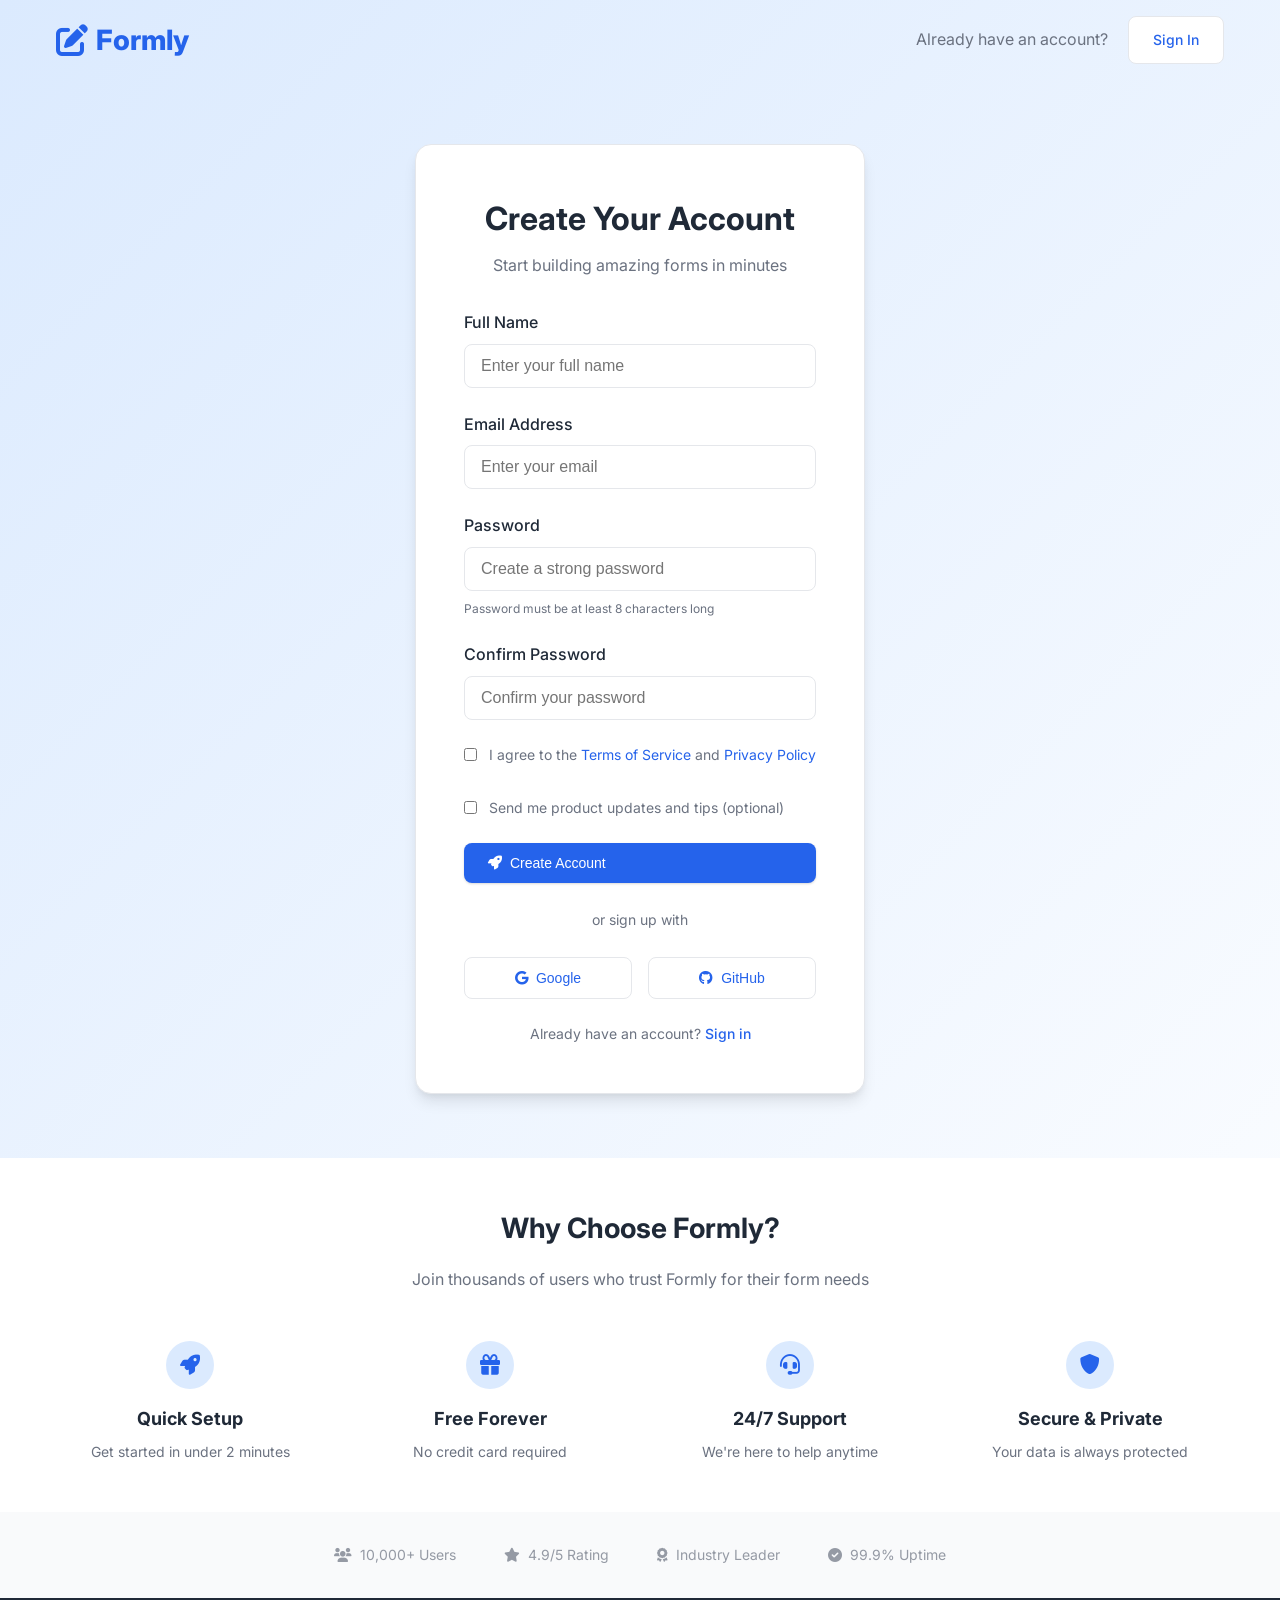
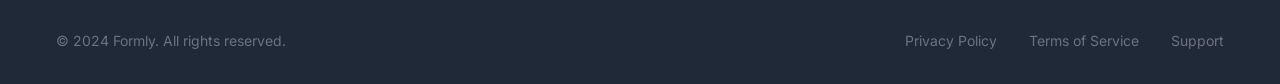
<file: signup.html>
<!DOCTYPE html>
<html lang="en">
  <head>
    <meta charset="UTF-8" />
    <meta name="viewport" content="width=device-width, initial-scale=1.0" />
    <title>Sign Up - Formly</title>
    <meta
      name="description"
      content="Create your free Formly account and start building powerful forms in minutes. No credit card required."
    />

    <!-- Favicon -->
    <link
      rel="icon"
      type="image/x-icon"
      href="data:image/svg+xml,<svg xmlns='http://www.w3.org/2000/svg' viewBox='0 0 100 100'><text y='.9em' font-size='90'>📝</text></svg>"
    />

    <!-- Font Awesome -->
    <link
      rel="stylesheet"
      href="https://cdnjs.cloudflare.com/ajax/libs/font-awesome/6.0.0/css/all.min.css"
    />

    <!-- Custom CSS -->
    <link rel="stylesheet" href="styles.css" />
  </head>
  <body
    style="
      background: linear-gradient(
        135deg,
        var(--light-blue) 0%,
        var(--white) 100%
      );
      min-height: 100vh;
    "
  >
    <!-- Simple Navigation -->
    <nav style="padding: 1rem 0; background: transparent">
      <div class="container">
        <div
          style="
            display: flex;
            justify-content: space-between;
            align-items: center;
          "
        >
          <a href="index.html" class="logo">
            <i class="fas fa-edit"></i>
            Formly
          </a>

          <div>
            <span style="color: var(--medium-gray); margin-right: 1rem"
              >Already have an account?</span
            >
            <a href="login.html" class="btn btn-secondary">Sign In</a>
          </div>
        </div>
      </div>
    </nav>

    <!-- Signup Form -->
    <section
      style="
        padding: 4rem 0;
        display: flex;
        align-items: center;
        justify-content: center;
        min-height: calc(100vh - 200px);
      "
    >
      <div class="form-container">
        <div style="text-align: center; margin-bottom: 2rem">
          <h1
            style="
              font-size: 2rem;
              margin-bottom: 0.5rem;
              color: var(--dark-gray);
            "
          >
            Create Your Account
          </h1>
          <p style="color: var(--medium-gray)">
            Start building amazing forms in minutes
          </p>
        </div>

        <form>
          <div class="form-group">
            <label for="fullName" class="form-label">Full Name</label>
            <input
              type="text"
              id="fullName"
              name="fullName"
              class="form-input"
              placeholder="Enter your full name"
              required
            />
          </div>

          <div class="form-group">
            <label for="email" class="form-label">Email Address</label>
            <input
              type="email"
              id="email"
              name="email"
              class="form-input"
              placeholder="Enter your email"
              required
            />
          </div>

          <div class="form-group">
            <label for="password" class="form-label">Password</label>
            <input
              type="password"
              id="password"
              name="password"
              class="form-input"
              placeholder="Create a strong password"
              required
            />
            <div
              style="
                font-size: 0.75rem;
                color: var(--medium-gray);
                margin-top: 0.5rem;
              "
            >
              Password must be at least 8 characters long
            </div>
          </div>

          <div class="form-group">
            <label for="confirmPassword" class="form-label"
              >Confirm Password</label
            >
            <input
              type="password"
              id="confirmPassword"
              name="confirmPassword"
              class="form-input"
              placeholder="Confirm your password"
              required
            />
          </div>

          <div style="margin-bottom: 2rem">
            <label
              style="
                display: flex;
                align-items: start;
                gap: 0.75rem;
                cursor: pointer;
                font-size: 0.875rem;
                line-height: 1.5;
              "
            >
              <input
                type="checkbox"
                required
                style="margin-top: 0.25rem; flex-shrink: 0"
              />
              <span style="color: var(--medium-gray)">
                I agree to the
                <a
                  href="#"
                  style="color: var(--primary-blue); text-decoration: none"
                  >Terms of Service</a
                >
                and
                <a
                  href="#"
                  style="color: var(--primary-blue); text-decoration: none"
                  >Privacy Policy</a
                >
              </span>
            </label>
          </div>

          <div style="margin-bottom: 1.5rem">
            <label
              style="
                display: flex;
                align-items: center;
                gap: 0.75rem;
                cursor: pointer;
                font-size: 0.875rem;
              "
            >
              <input type="checkbox" style="margin: 0" />
              <span style="color: var(--medium-gray)">
                Send me product updates and tips (optional)
              </span>
            </label>
          </div>

          <button
            type="submit"
            class="btn btn-primary"
            style="width: 100%; margin-bottom: 1.5rem"
          >
            <i class="fas fa-rocket"></i>
            Create Account
          </button>

          <div style="text-align: center; margin-bottom: 1.5rem">
            <span style="color: var(--medium-gray); font-size: 0.875rem"
              >or sign up with</span
            >
          </div>

          <div
            style="
              display: grid;
              grid-template-columns: 1fr 1fr;
              gap: 1rem;
              margin-bottom: 1.5rem;
            "
          >
            <button
              type="button"
              class="btn btn-secondary"
              style="
                display: flex;
                align-items: center;
                justify-content: center;
                gap: 0.5rem;
              "
            >
              <i class="fab fa-google"></i>
              Google
            </button>
            <button
              type="button"
              class="btn btn-secondary"
              style="
                display: flex;
                align-items: center;
                justify-content: center;
                gap: 0.5rem;
              "
            >
              <i class="fab fa-github"></i>
              GitHub
            </button>
          </div>

          <p
            style="
              text-align: center;
              font-size: 0.875rem;
              color: var(--medium-gray);
            "
          >
            Already have an account?
            <a
              href="login.html"
              style="
                color: var(--primary-blue);
                text-decoration: none;
                font-weight: 500;
              "
              >Sign in</a
            >
          </p>
        </form>
      </div>
    </section>

    <!-- Benefits Section -->
    <section style="padding: 3rem 0; background: white">
      <div class="container">
        <div style="text-align: center; margin-bottom: 3rem">
          <h2
            style="
              font-size: 1.75rem;
              margin-bottom: 1rem;
              color: var(--dark-gray);
            "
          >
            Why Choose Formly?
          </h2>
          <p style="color: var(--medium-gray)">
            Join thousands of users who trust Formly for their form needs
          </p>
        </div>

        <div
          style="
            display: grid;
            grid-template-columns: repeat(auto-fit, minmax(250px, 1fr));
            gap: 2rem;
            text-align: center;
          "
        >
          <div>
            <div
              style="
                width: 3rem;
                height: 3rem;
                background: var(--light-blue);
                border-radius: 50%;
                display: flex;
                align-items: center;
                justify-content: center;
                margin: 0 auto 1rem;
                color: var(--primary-blue);
                font-size: 1.25rem;
              "
            >
              <i class="fas fa-rocket"></i>
            </div>
            <h3
              style="
                font-size: 1.125rem;
                margin-bottom: 0.5rem;
                color: var(--dark-gray);
              "
            >
              Quick Setup
            </h3>
            <p style="color: var(--medium-gray); font-size: 0.875rem">
              Get started in under 2 minutes
            </p>
          </div>

          <div>
            <div
              style="
                width: 3rem;
                height: 3rem;
                background: var(--light-blue);
                border-radius: 50%;
                display: flex;
                align-items: center;
                justify-content: center;
                margin: 0 auto 1rem;
                color: var(--primary-blue);
                font-size: 1.25rem;
              "
            >
              <i class="fas fa-gift"></i>
            </div>
            <h3
              style="
                font-size: 1.125rem;
                margin-bottom: 0.5rem;
                color: var(--dark-gray);
              "
            >
              Free Forever
            </h3>
            <p style="color: var(--medium-gray); font-size: 0.875rem">
              No credit card required
            </p>
          </div>

          <div>
            <div
              style="
                width: 3rem;
                height: 3rem;
                background: var(--light-blue);
                border-radius: 50%;
                display: flex;
                align-items: center;
                justify-content: center;
                margin: 0 auto 1rem;
                color: var(--primary-blue);
                font-size: 1.25rem;
              "
            >
              <i class="fas fa-headset"></i>
            </div>
            <h3
              style="
                font-size: 1.125rem;
                margin-bottom: 0.5rem;
                color: var(--dark-gray);
              "
            >
              24/7 Support
            </h3>
            <p style="color: var(--medium-gray); font-size: 0.875rem">
              We're here to help anytime
            </p>
          </div>

          <div>
            <div
              style="
                width: 3rem;
                height: 3rem;
                background: var(--light-blue);
                border-radius: 50%;
                display: flex;
                align-items: center;
                justify-content: center;
                margin: 0 auto 1rem;
                color: var(--primary-blue);
                font-size: 1.25rem;
              "
            >
              <i class="fas fa-shield-alt"></i>
            </div>
            <h3
              style="
                font-size: 1.125rem;
                margin-bottom: 0.5rem;
                color: var(--dark-gray);
              "
            >
              Secure & Private
            </h3>
            <p style="color: var(--medium-gray); font-size: 0.875rem">
              Your data is always protected
            </p>
          </div>
        </div>
      </div>
    </section>

    <!-- Trust Indicators -->
    <section style="padding: 2rem 0; background: var(--light-gray)">
      <div class="container">
        <div
          style="
            display: flex;
            justify-content: center;
            align-items: center;
            gap: 3rem;
            flex-wrap: wrap;
            opacity: 0.7;
          "
        >
          <div
            style="
              display: flex;
              align-items: center;
              gap: 0.5rem;
              color: var(--medium-gray);
              font-size: 0.875rem;
            "
          >
            <i class="fas fa-users"></i>
            <span>10,000+ Users</span>
          </div>
          <div
            style="
              display: flex;
              align-items: center;
              gap: 0.5rem;
              color: var(--medium-gray);
              font-size: 0.875rem;
            "
          >
            <i class="fas fa-star"></i>
            <span>4.9/5 Rating</span>
          </div>
          <div
            style="
              display: flex;
              align-items: center;
              gap: 0.5rem;
              color: var(--medium-gray);
              font-size: 0.875rem;
            "
          >
            <i class="fas fa-award"></i>
            <span>Industry Leader</span>
          </div>
          <div
            style="
              display: flex;
              align-items: center;
              gap: 0.5rem;
              color: var(--medium-gray);
              font-size: 0.875rem;
            "
          >
            <i class="fas fa-check-circle"></i>
            <span>99.9% Uptime</span>
          </div>
        </div>
      </div>
    </section>

    <!-- Footer -->
    <footer style="background: var(--dark-gray); color: white; padding: 2rem 0">
      <div class="container">
        <div
          style="
            display: flex;
            justify-content: space-between;
            align-items: center;
            flex-wrap: wrap;
            gap: 1rem;
          "
        >
          <div>
            <p style="color: var(--medium-gray); font-size: 0.875rem">
              &copy; 2024 Formly. All rights reserved.
            </p>
          </div>
          <div style="display: flex; gap: 2rem; flex-wrap: wrap">
            <a
              href="#"
              style="
                color: var(--medium-gray);
                text-decoration: none;
                font-size: 0.875rem;
              "
              >Privacy Policy</a
            >
            <a
              href="#"
              style="
                color: var(--medium-gray);
                text-decoration: none;
                font-size: 0.875rem;
              "
              >Terms of Service</a
            >
            <a
              href="contact.html"
              style="
                color: var(--medium-gray);
                text-decoration: none;
                font-size: 0.875rem;
              "
              >Support</a
            >
          </div>
        </div>
      </div>
    </footer>

    <!-- JavaScript -->
    <script src="script.js"></script>

    <script>
      // Password validation
      const password = document.getElementById("password");
      const confirmPassword = document.getElementById("confirmPassword");

      function validatePasswords() {
        if (password.value !== confirmPassword.value) {
          confirmPassword.setCustomValidity("Passwords don't match");
        } else {
          confirmPassword.setCustomValidity("");
        }
      }

      password.addEventListener("change", validatePasswords);
      confirmPassword.addEventListener("keyup", validatePasswords);

      // Demo signup functionality
      document.querySelector("form").addEventListener("submit", function (e) {
        e.preventDefault();

        const formData = new FormData(this);
        const name = formData.get("fullName");
        const email = formData.get("email");
        const pass = formData.get("password");
        const confirmPass = formData.get("confirmPassword");

        if (pass !== confirmPass) {
          alert("Passwords do not match!");
          return;
        }

        if (name && email && pass) {
          const submitBtn = document.querySelector('button[type="submit"]');
          const originalText = submitBtn.innerHTML;

          submitBtn.innerHTML =
            '<i class="fas fa-spinner fa-spin"></i> Creating Account...';
          submitBtn.disabled = true;

          setTimeout(() => {
            alert(
              "Demo: Account created successfully! In a real application, you would receive a verification email and be redirected to your dashboard."
            );
            submitBtn.innerHTML = originalText;
            submitBtn.disabled = false;
          }, 2000);
        }
      });
    </script>
  </body>
</html>
</file>
<file: styles.css>
/* Formly - SaaS Marketing Website Styles */

/* Import Google Fonts */
@import url('https://fonts.googleapis.com/css2?family=Inter:wght@300;400;500;600;700;800&display=swap');

/* CSS Reset & Base Styles */
* {
  margin: 0;
  padding: 0;
  box-sizing: border-box;
}

:root {
  --primary-blue: #2563eb;
  --secondary-blue: #3b82f6;
  --light-blue: #dbeafe;
  --dark-gray: #1f2937;
  --medium-gray: #6b7280;
  --light-gray: #f9fafb;
  --border-gray: #e5e7eb;
  --white: #ffffff;
  --success-green: #10b981;
  --warning-orange: #f59e0b;
  --shadow: 0 1px 3px 0 rgba(0, 0, 0, 0.1), 0 1px 2px 0 rgba(0, 0, 0, 0.06);
  --shadow-lg: 0 10px 15px -3px rgba(0, 0, 0, 0.1), 0 4px 6px -2px rgba(0, 0, 0, 0.05);
}

body {
  font-family: 'Inter', -apple-system, BlinkMacSystemFont, 'Segoe UI', Roboto, sans-serif;
  line-height: 1.6;
  color: var(--dark-gray);
  background-color: var(--white);
  scroll-behavior: smooth;
}

/* Container */
.container {
  max-width: 1200px;
  margin: 0 auto;
  padding: 0 1rem;
}

.container-sm {
  max-width: 800px;
  margin: 0 auto;
  padding: 0 1rem;
}

/* Navigation */
.navbar {
  position: fixed;
  top: 0;
  left: 0;
  right: 0;
  background: var(--white);
  border-bottom: 1px solid var(--border-gray);
  z-index: 1000;
  transition: all 0.3s ease;
}

.navbar.scrolled {
  box-shadow: var(--shadow-lg);
}

.nav-container {
  display: flex;
  align-items: center;
  justify-content: space-between;
  padding: 1rem;
  max-width: 1200px;
  margin: 0 auto;
}

.logo {
  font-size: 1.75rem;
  font-weight: 800;
  color: var(--primary-blue);
  text-decoration: none;
  display: flex;
  align-items: center;
  gap: 0.5rem;
}

.logo i {
  font-size: 2rem;
}

.nav-links {
  display: flex;
  list-style: none;
  gap: 2rem;
  align-items: center;
}

.nav-links a {
  text-decoration: none;
  color: var(--medium-gray);
  font-weight: 500;
  transition: color 0.3s ease;
}

.nav-links a:hover {
  color: var(--primary-blue);
}

.nav-actions {
  display: flex;
  gap: 1rem;
  align-items: center;
}

.btn {
  padding: 0.75rem 1.5rem;
  border-radius: 0.5rem;
  text-decoration: none;
  font-weight: 500;
  transition: all 0.3s ease;
  border: none;
  cursor: pointer;
  display: inline-flex;
  align-items: center;
  gap: 0.5rem;
  font-size: 0.875rem;
}

.btn-primary {
  background: var(--primary-blue);
  color: var(--white);
  box-shadow: var(--shadow);
}

.btn-primary:hover {
  background: var(--secondary-blue);
  transform: translateY(-1px);
  box-shadow: var(--shadow-lg);
}

.btn-secondary {
  background: var(--white);
  color: var(--primary-blue);
  border: 1px solid var(--border-gray);
}

.btn-secondary:hover {
  background: var(--light-gray);
  transform: translateY(-1px);
}

.btn-outline {
  background: transparent;
  color: var(--primary-blue);
  border: 1px solid var(--primary-blue);
}

.btn-outline:hover {
  background: var(--primary-blue);
  color: var(--white);
}

/* Mobile Menu Toggle */
.mobile-toggle {
  display: none;
  background: none;
  border: none;
  font-size: 1.5rem;
  color: var(--dark-gray);
  cursor: pointer;
}

/* Hero Section */
.hero {
  background: linear-gradient(135deg, var(--light-blue) 0%, var(--white) 100%);
  padding: 8rem 0 4rem;
  text-align: center;
  position: relative;
  overflow: hidden;
}

.hero::before {
  content: '';
  position: absolute;
  top: 0;
  left: 0;
  right: 0;
  bottom: 0;
  background: url('data:image/svg+xml,<svg xmlns="http://www.w3.org/2000/svg" viewBox="0 0 100 100"><defs><pattern id="grid" width="10" height="10" patternUnits="userSpaceOnUse"><path d="M 10 0 L 0 0 0 10" fill="none" stroke="%23e5e7eb" stroke-width="0.5"/></pattern></defs><rect width="100" height="100" fill="url(%23grid)"/></svg>');
  opacity: 0.5;
  z-index: 0;
}

.hero-content {
  position: relative;
  z-index: 1;
  animation: fadeInUp 1s ease-out;
}

.hero h1 {
  font-size: 3.5rem;
  font-weight: 800;
  margin-bottom: 1.5rem;
  color: var(--dark-gray);
  line-height: 1.1;
}

.hero .tagline {
  font-size: 1.25rem;
  color: var(--medium-gray);
  margin-bottom: 2rem;
  max-width: 600px;
  margin-left: auto;
  margin-right: auto;
}

.hero-actions {
  display: flex;
  gap: 1rem;
  justify-content: center;
  margin-bottom: 3rem;
  flex-wrap: wrap;
}

.hero-image {
  max-width: 800px;
  margin: 0 auto;
  animation: fadeIn 1.5s ease-out 0.5s both;
}

.hero-image img {
  width: 100%;
  height: auto;
  border-radius: 1rem;
  box-shadow: var(--shadow-lg);
}

/* Section Styling */
.section {
  padding: 5rem 0;
}

.section-header {
  text-align: center;
  margin-bottom: 4rem;
}

.section-title {
  font-size: 2.5rem;
  font-weight: 700;
  margin-bottom: 1rem;
  color: var(--dark-gray);
}

.section-subtitle {
  font-size: 1.125rem;
  color: var(--medium-gray);
  max-width: 600px;
  margin: 0 auto;
}

/* Features Grid */
.features-grid {
  display: grid;
  grid-template-columns: repeat(auto-fit, minmax(300px, 1fr));
  gap: 2rem;
  margin-top: 3rem;
}

.feature-card {
  background: var(--white);
  padding: 2rem;
  border-radius: 1rem;
  box-shadow: var(--shadow);
  text-align: center;
  transition: all 0.3s ease;
  border: 1px solid var(--border-gray);
}

.feature-card:hover {
  transform: translateY(-5px);
  box-shadow: var(--shadow-lg);
}

.feature-icon {
  width: 4rem;
  height: 4rem;
  background: var(--light-blue);
  border-radius: 50%;
  display: flex;
  align-items: center;
  justify-content: center;
  margin: 0 auto 1.5rem;
  font-size: 1.5rem;
  color: var(--primary-blue);
}

.feature-card h3 {
  font-size: 1.25rem;
  font-weight: 600;
  margin-bottom: 1rem;
  color: var(--dark-gray);
}

.feature-card p {
  color: var(--medium-gray);
  line-height: 1.6;
}

/* Pricing Cards */
.pricing-grid {
  display: grid;
  grid-template-columns: repeat(auto-fit, minmax(280px, 1fr));
  gap: 2rem;
  margin-top: 3rem;
}

.pricing-card {
  background: var(--white);
  border: 1px solid var(--border-gray);
  border-radius: 1rem;
  padding: 2rem;
  text-align: center;
  position: relative;
  transition: all 0.3s ease;
}

.pricing-card:hover {
  transform: translateY(-5px);
  box-shadow: var(--shadow-lg);
}

.pricing-card.featured {
  border-color: var(--primary-blue);
  transform: scale(1.05);
}

.pricing-card.featured::before {
  content: 'Most Popular';
  position: absolute;
  top: -0.75rem;
  left: 50%;
  transform: translateX(-50%);
  background: var(--primary-blue);
  color: var(--white);
  padding: 0.5rem 1rem;
  border-radius: 1rem;
  font-size: 0.875rem;
  font-weight: 500;
}

.plan-name {
  font-size: 1.5rem;
  font-weight: 600;
  margin-bottom: 1rem;
  color: var(--dark-gray);
}

.plan-price {
  font-size: 3rem;
  font-weight: 800;
  color: var(--primary-blue);
  margin-bottom: 0.5rem;
}

.plan-period {
  color: var(--medium-gray);
  margin-bottom: 2rem;
}

.plan-features {
  list-style: none;
  margin-bottom: 2rem;
}

.plan-features li {
  padding: 0.5rem 0;
  color: var(--medium-gray);
  display: flex;
  align-items: center;
  gap: 0.5rem;
}

.plan-features li i {
  color: var(--success-green);
}

/* Forms */
.form-container {
  max-width: 500px;
  margin: 0 auto;
  background: var(--white);
  padding: 3rem;
  border-radius: 1rem;
  box-shadow: var(--shadow-lg);
  border: 1px solid var(--border-gray);
}

.form-group {
  margin-bottom: 1.5rem;
}

.form-label {
  display: block;
  margin-bottom: 0.5rem;
  font-weight: 500;
  color: var(--dark-gray);
}

.form-input {
  width: 100%;
  padding: 0.75rem 1rem;
  border: 1px solid var(--border-gray);
  border-radius: 0.5rem;
  font-size: 1rem;
  transition: all 0.3s ease;
}

.form-input:focus {
  outline: none;
  border-color: var(--primary-blue);
  box-shadow: 0 0 0 3px rgba(37, 99, 235, 0.1);
}

.form-textarea {
  min-height: 120px;
  resize: vertical;
}

/* Footer */
.footer {
  background: var(--dark-gray);
  color: var(--white);
  padding: 3rem 0 1rem;
}

.footer-content {
  display: grid;
  grid-template-columns: repeat(auto-fit, minmax(250px, 1fr));
  gap: 2rem;
  margin-bottom: 2rem;
}

.footer-section h4 {
  font-size: 1.125rem;
  font-weight: 600;
  margin-bottom: 1rem;
}

.footer-section ul {
  list-style: none;
}

.footer-section li {
  margin-bottom: 0.5rem;
}

.footer-section a {
  color: var(--medium-gray);
  text-decoration: none;
  transition: color 0.3s ease;
}

.footer-section a:hover {
  color: var(--white);
}

.footer-bottom {
  border-top: 1px solid #374151;
  padding-top: 2rem;
  display: flex;
  justify-content: space-between;
  align-items: center;
  flex-wrap: wrap;
  gap: 1rem;
}

.social-links {
  display: flex;
  gap: 1rem;
}

.social-links a {
  width: 2.5rem;
  height: 2.5rem;
  background: #374151;
  border-radius: 50%;
  display: flex;
  align-items: center;
  justify-content: center;
  color: var(--white);
  text-decoration: none;
  transition: all 0.3s ease;
}

.social-links a:hover {
  background: var(--primary-blue);
  transform: translateY(-2px);
}

/* Animations */
@keyframes fadeIn {
  from {
    opacity: 0;
  }
  to {
    opacity: 1;
  }
}

@keyframes fadeInUp {
  from {
    opacity: 0;
    transform: translateY(30px);
  }
  to {
    opacity: 1;
    transform: translateY(0);
  }
}

.fade-in {
  animation: fadeInUp 0.8s ease-out;
}

/* Responsive Design */
@media (max-width: 768px) {
  .mobile-toggle {
    display: block;
  }

  .nav-links {
    display: none;
    position: absolute;
    top: 100%;
    left: 0;
    right: 0;
    background: var(--white);
    flex-direction: column;
    padding: 1rem;
    border-top: 1px solid var(--border-gray);
    gap: 1rem;
  }

  .nav-links.active {
    display: flex;
  }

  .nav-actions {
    display: none;
  }

  .hero h1 {
    font-size: 2.5rem;
  }

  .hero .tagline {
    font-size: 1.125rem;
  }

  .hero-actions {
    flex-direction: column;
    align-items: center;
  }

  .section-title {
    font-size: 2rem;
  }

  .features-grid {
    grid-template-columns: 1fr;
  }

  .pricing-grid {
    grid-template-columns: 1fr;
  }

  .pricing-card.featured {
    transform: none;
  }

  .footer-bottom {
    flex-direction: column;
    text-align: center;
  }

  .container {
    padding: 0 1rem;
  }
}

@media (max-width: 480px) {
  .hero {
    padding: 6rem 0 3rem;
  }

  .hero h1 {
    font-size: 2rem;
  }

  .form-container {
    padding: 2rem;
    margin: 1rem;
  }

  .btn {
    width: 100%;
    justify-content: center;
  }
}

/* Utility Classes */
.text-center {
  text-align: center;
}

.text-left {
  text-align: left;
}

.mb-2 {
  margin-bottom: 1rem;
}

.mb-4 {
  margin-bottom: 2rem;
}

.mt-4 {
  margin-top: 2rem;
}

.py-2 {
  padding: 1rem 0;
}

.py-4 {
  padding: 2rem 0;
}

.hidden {
  display: none;
}

/* About Page Specific */
.team-grid {
  display: grid;
  grid-template-columns: repeat(auto-fit, minmax(250px, 1fr));
  gap: 2rem;
  margin-top: 3rem;
}

.team-member {
  text-align: center;
  background: var(--white);
  padding: 2rem;
  border-radius: 1rem;
  box-shadow: var(--shadow);
  border: 1px solid var(--border-gray);
  transition: all 0.3s ease;
}

.team-member:hover {
  transform: translateY(-5px);
  box-shadow: var(--shadow-lg);
}

.team-avatar {
  width: 5rem;
  height: 5rem;
  background: var(--light-blue);
  border-radius: 50%;
  display: flex;
  align-items: center;
  justify-content: center;
  margin: 0 auto 1rem;
  font-size: 2rem;
  color: var(--primary-blue);
}

.team-member h3 {
  font-size: 1.25rem;
  font-weight: 600;
  margin-bottom: 0.5rem;
  color: var(--dark-gray);
}

.team-role {
  color: var(--primary-blue);
  font-weight: 500;
  margin-bottom: 1rem;
}

.team-bio {
  color: var(--medium-gray);
  font-size: 0.875rem;
  line-height: 1.6;
}
</file>
